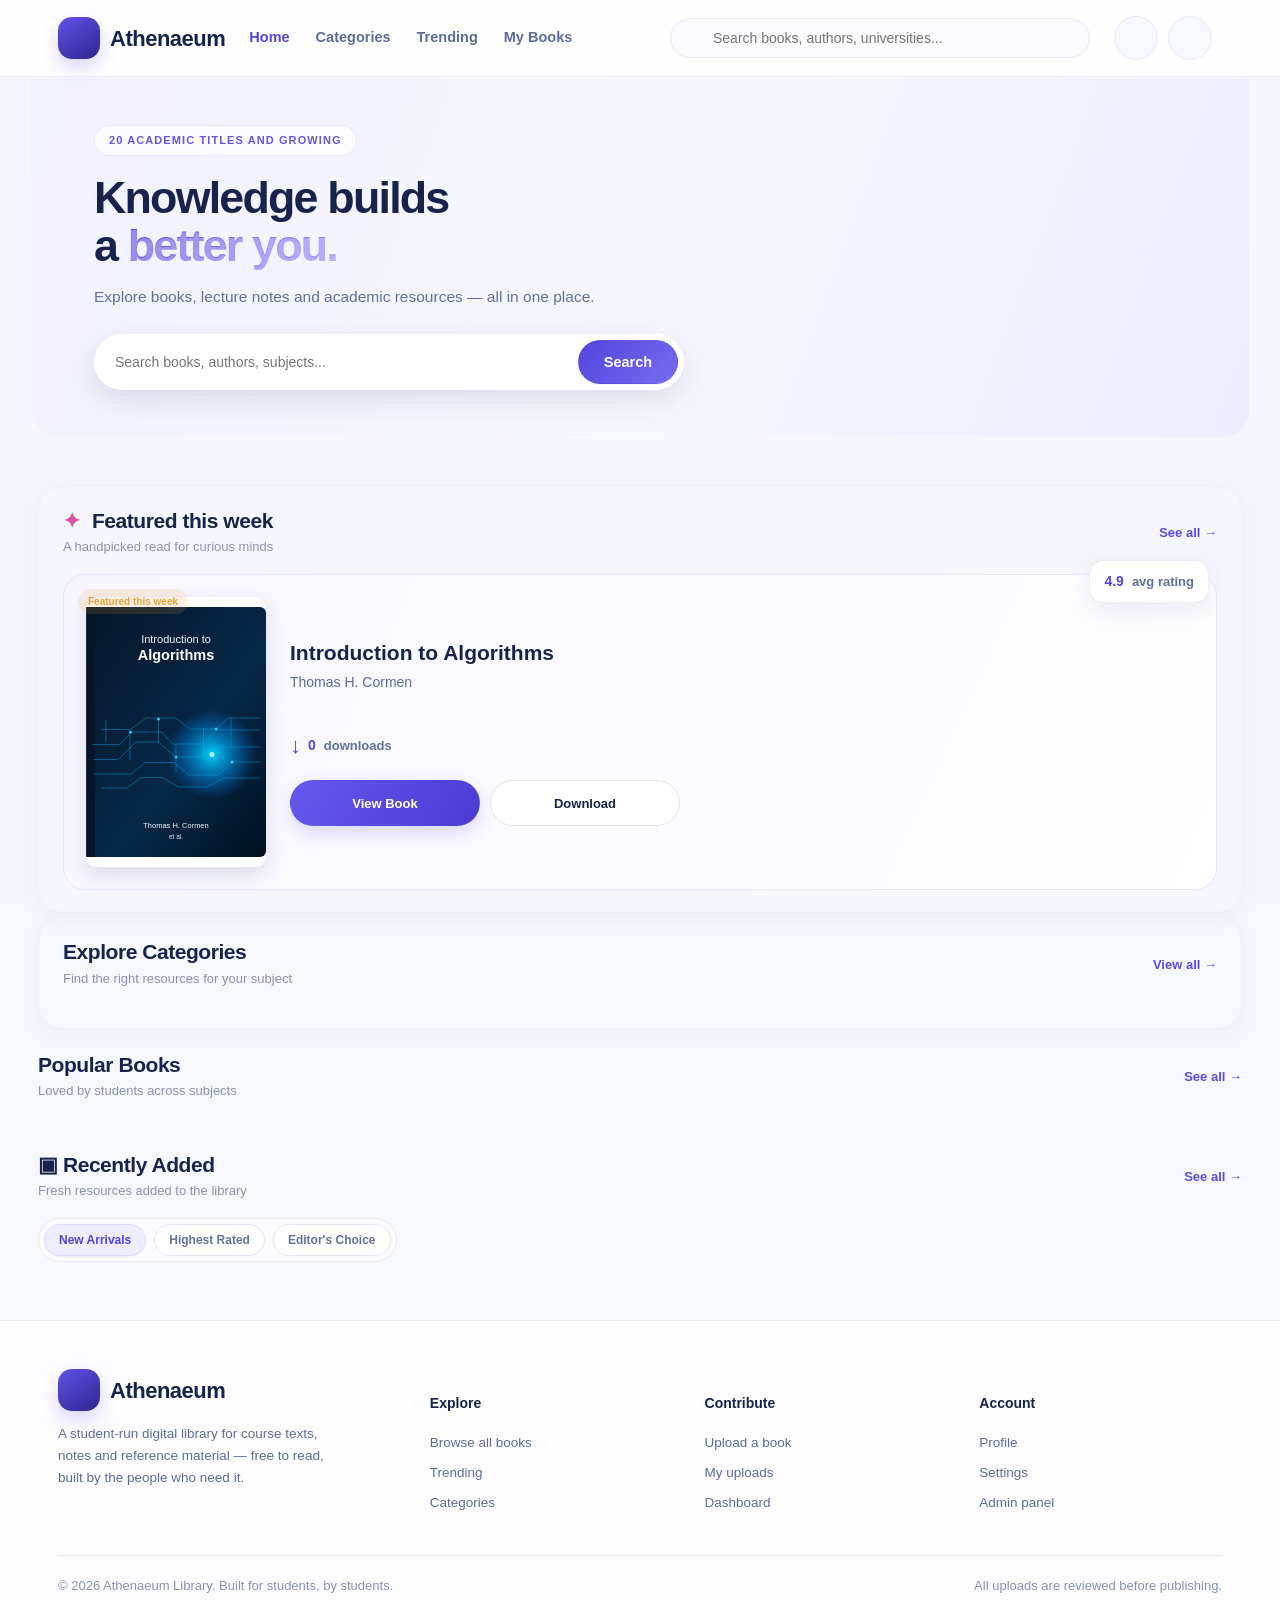
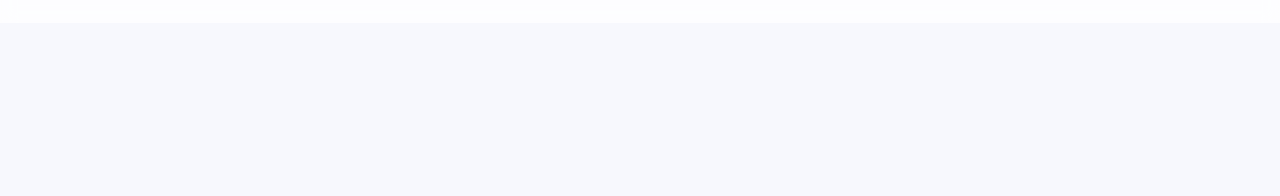
<file: index.html>
<!DOCTYPE html>
<html lang="en">
<head>
    <meta charset="UTF-8">
    <meta name="viewport" content="width=device-width, initial-scale=1.0">
    <title>eLibrary</title>
    <meta http-equiv="refresh" content="0; url=elibrary/index.html">
</head>
<body>
    <p>Opening eLibrary...</p>
    <a href="elibrary/index.html">Open eLibrary</a>
</body>
</html>
</file>
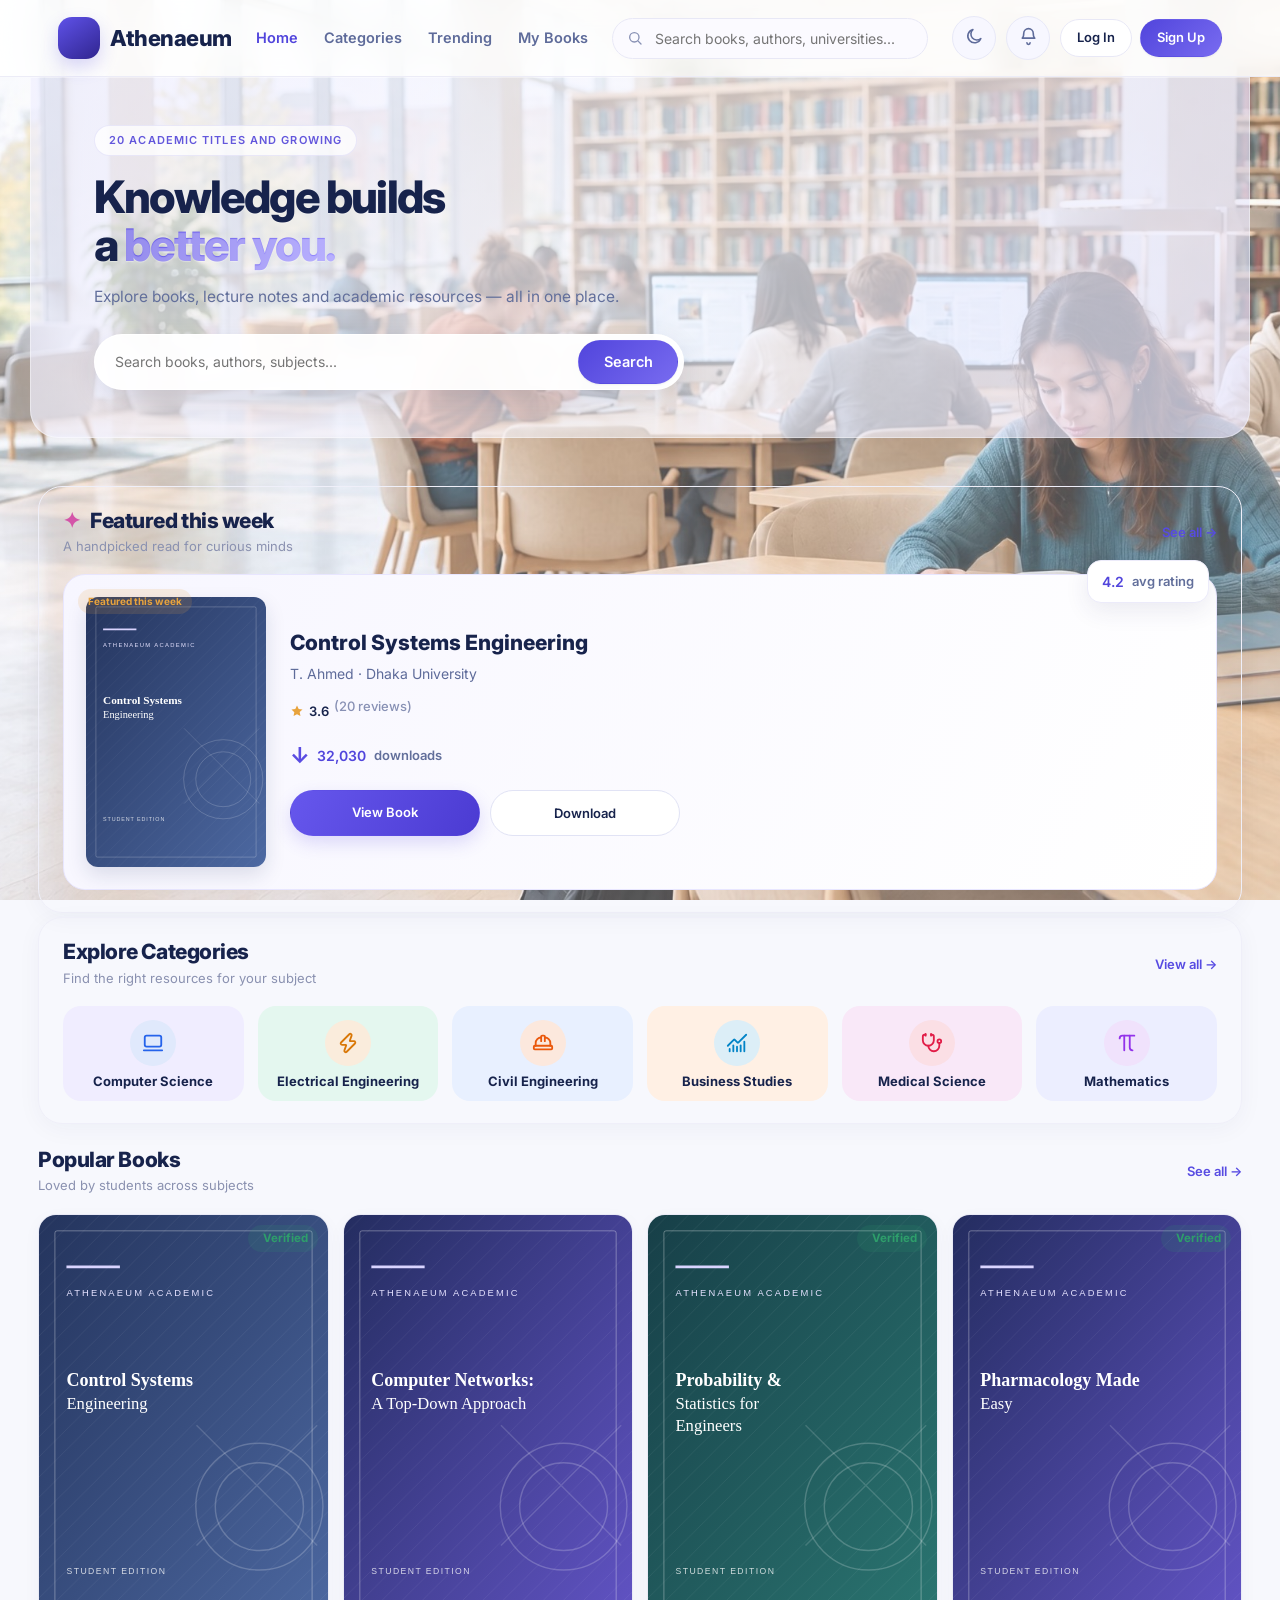
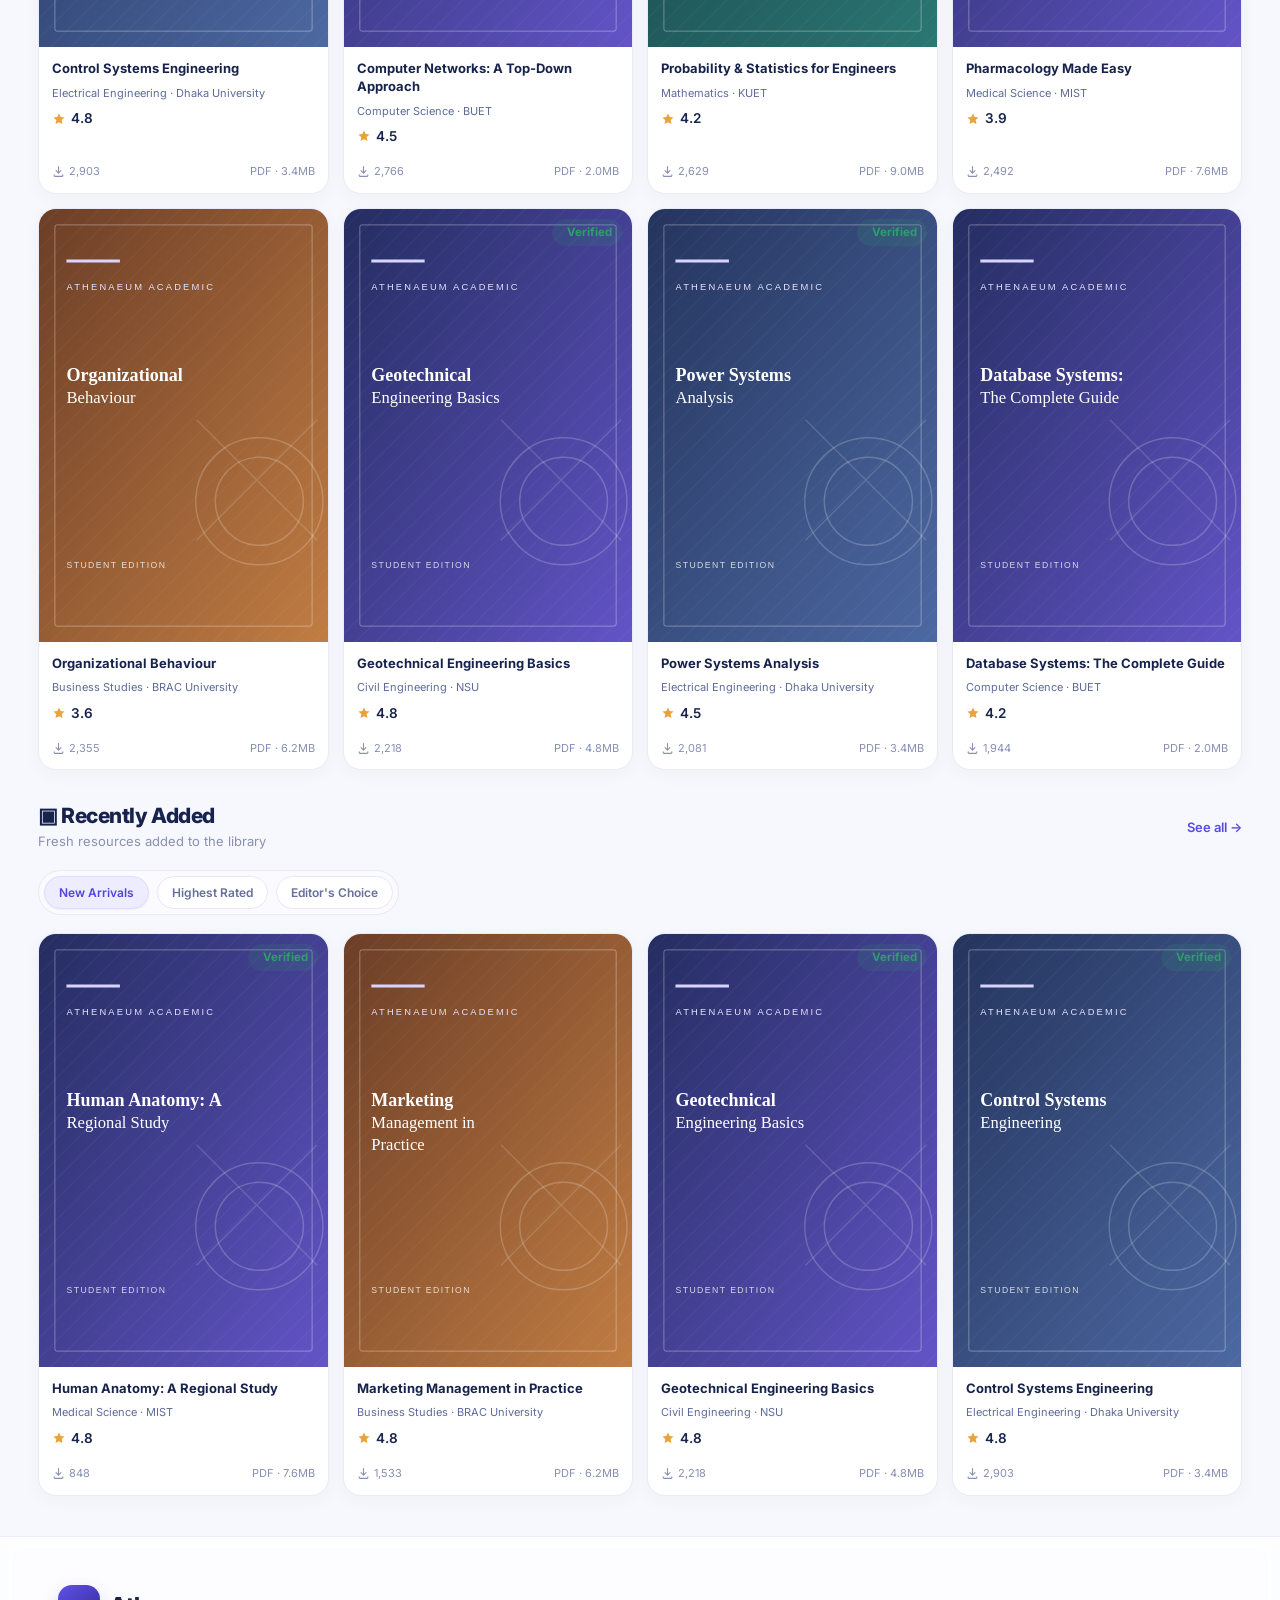
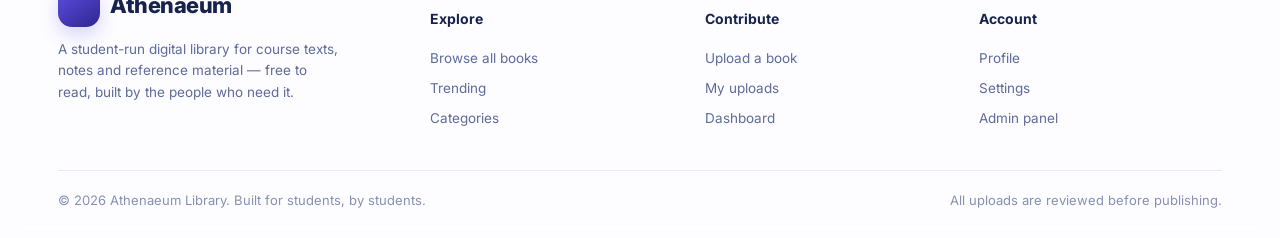
<file: elibrary/index.html>
<!DOCTYPE html>
<html lang="en">
<head>
<meta charset="UTF-8">
<meta name="viewport" content="width=device-width, initial-scale=1">
<title>Athenaeum — Discover Your Next Book</title>
<link rel="icon" href="data:image/svg+xml,<svg xmlns=%22http://www.w3.org/2000/svg%22 viewBox=%220 0 100 100%22><text y=%22.9em%22 font-size=%2290%22>📚</text></svg>">
<link rel="stylesheet" href="css/style.css?v=20261020-3">
</head>
<body data-theme="light" class="has-bottom-nav">

<header class="navbar">
  <div class="container navbar-inner">
    <a href="index.html" class="logo">
      <span class="logo-mark"></span> Athenaeum
    </a>
    <nav class="nav-links">
      <a href="index.html" class="active">Home</a>
      <a href="search.html">Categories</a>
      <a href="search.html?sort=trending">Trending</a>
      <a href="my-books.html">My Books</a>
    </nav>
    <div class="nav-search">
      <span></span>
      <input id="navSearchInput" type="text" placeholder="Search books, authors, universities...">
      <div class="search-suggest" id="navSuggest"></div>
    </div>
    <div class="nav-actions">
      <button class="icon-btn theme-toggle" title="Toggle dark mode"><span class="theme-toggle-icon"></span></button>
      <div style="position:relative;">
        <button class="icon-btn" id="notifBtn"><span class="notif-dot" id="notifDot" style="display:none"></span><span></span></button>
        <div class="dropdown-panel" id="notifPanel">
          <div class="dropdown-head">Notifications</div>
          <div class="dropdown-list" id="notifList"></div>
        </div>
      </div>
      <div id="navAuthArea" style="position:relative;"></div>
      <button class="icon-btn mobile-toggle"><span></span></button>
    </div>
  </div>
</header>

<section class="hero ath-hero">
  <div class="container ath-hero-inner">
    <div class="ath-hero-copy">
      <span class="hero-eyebrow">20 ACADEMIC TITLES AND GROWING</span>
      <h1>Knowledge builds<br> a <span class="accent">better you.</span></h1>
      <p class="lede">Explore books, lecture notes and academic resources — all in one place.</p>
      <form class="hero-search" id="heroSearchForm">
        <input type="text" id="heroSearchInput" placeholder="Search books, authors, subjects..." aria-label="Search books">
        <button class="btn btn-primary" type="submit">Search</button>
      </form>
    </div>
  </div>
</section>

<main class="container ath-main">
  <section class="section ath-featured" id="featured">
    <div class="section-head"><div><h2><span class="section-spark">✦</span> Featured this week</h2><div class="section-sub">A handpicked read for curious minds</div></div><a class="view-all" href="search.html?sort=trending">See all →</a></div>
    <div class="featured-wrap">
      <div class="featured-card">
        <span class="badge badge-featured">Featured this week</span>
        <div class="cover-box featured-cover-box"><img class="featured-cover cover-img" src="assets/featured-algorithms.svg" alt="Featured book cover"></div>
        <div class="featured-info">
          <h3>Introduction to Algorithms</h3>
          <div class="meta">Thomas H. Cormen</div>
          <div class="rating" id="featRating" style="margin-top:8px;"></div>
          <div class="featured-stats"><span class="featured-download-icon">↓</span><span class="floating-chip c2"><span class="num">0</span> downloads</span></div>
          <div class="featured-actions">
            <a class="btn btn-primary" href="book-details.html?id=b0">View Book</a>
            <button class="btn btn-secondary" type="button">Download</button>
          </div>
        </div>
      </div>
      <div class="floating-chip c1"><span class="num">4.9</span> avg rating</div>
    </div>
  </section>

  <section class="section ath-categories" id="categories">
    <div class="section-head"><div><h2>Explore Categories</h2><div class="section-sub">Find the right resources for your subject</div></div><a class="view-all" href="search.html">View all →</a></div>
    <div class="cat-grid" id="catGrid"></div>
    <div class="cat-toggle-wrap" id="catToggleWrap" hidden>
      <button type="button" class="btn btn-secondary cat-toggle-btn" id="catToggleBtn" aria-expanded="false" aria-controls="catGrid">View All</button>
    </div>
  </section>

  <section class="section ath-books" id="most-downloaded">
    <div class="section-head"><div><h2>Popular Books</h2><div class="section-sub">Loved by students across subjects</div></div><a class="view-all" href="search.html?sort=downloads">See all →</a></div>
    <div class="book-grid" id="downloadGrid"></div>
  </section>

  <section class="section ath-books" id="collections">
    <div class="section-head"><div><h2><span class="recent-book-icon">▣</span> Recently Added</h2><div class="section-sub">Fresh resources added to the library</div></div><a class="view-all" href="search.html?sort=newest">See all →</a></div>
    <div class="pill-tabs" id="collectionTabs">
      <button class="active" data-tab="new">New Arrivals</button>
      <button data-tab="rated">Highest Rated</button>
      <button data-tab="editors">Editor's Choice</button>
    </div>
    <div class="book-grid" id="collectionGrid" style="margin-top:18px;"></div>
  </section>
</main>

<footer class="site-footer">
  <div class="container">
    <div class="footer-grid">
      <div>
        <div class="logo" style="margin-bottom:12px;"><span class="logo-mark"></span> Athenaeum</div>
        <p style="color:var(--ink-soft); font-size:13.5px; max-width:280px; line-height:1.6;">A student-run digital library for course texts, notes and reference material — free to read, built by the people who need it.</p>
      </div>
      <div>
        <h5>Explore</h5>
        <a href="search.html">Browse all books</a>
        <a href="search.html?sort=trending">Trending</a>
        <a href="index.html#categories">Categories</a>
      </div>
      <div>
        <h5>Contribute</h5>
        <a href="upload.html">Upload a book</a>
        <a href="my-books.html">My uploads</a>
        <a href="dashboard.html">Dashboard</a>
      </div>
      <div>
        <h5>Account</h5>
        <a href="dashboard.html?tab=profile">Profile</a>
        <a href="dashboard.html?tab=settings">Settings</a>
        <a href="admin.html">Admin panel</a>
      </div>
    </div>
    <div class="footer-bottom">
      <span>© 2026 Athenaeum Library. Built for students, by students.</span>
      <span>All uploads are reviewed before publishing.</span>
    </div>
  </div>
</footer>

<nav class="bottom-nav">
  <a href="index.html" data-icon="home" class="active">Home</a>
  <a href="search.html" data-icon="search">Search</a>
  <a href="upload.html" data-icon="upload">Upload</a>
  <a href="my-books.html" data-icon="book">My Books</a>
  <a href="dashboard.html" data-icon="user">Profile</a>
</nav>

<script src="js/icons.js"></script>
<script src="js/department-icons.js"></script>
<script src="js/supabase.js"></script>
<script src="js/data.js"></script>
<script src="js/files.js"></script>
<script src="js/covers.js"></script>
<script src="js/auth.js"></script>
<script src="js/supabase-auth.js?v=2"></script>
<script src="js/components.js"></script>
<script src="js/main.js"></script>
<script src="js/home.js"></script>
</body>
</html>
</file>
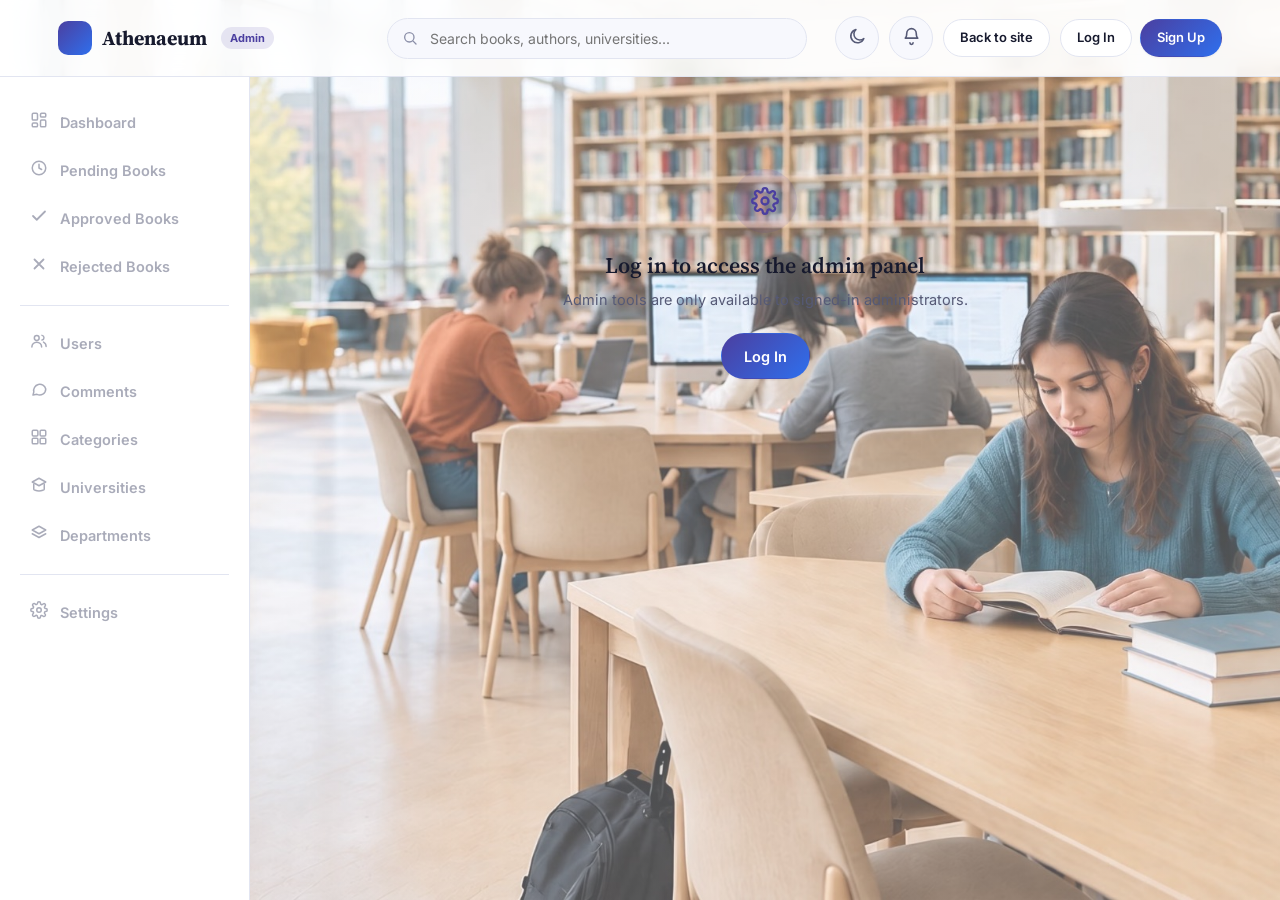
<file: elibrary/admin.html>
<!DOCTYPE html>
<html lang="en">
<head>
<meta charset="UTF-8">
<meta name="viewport" content="width=device-width, initial-scale=1">
<title>Admin Dashboard — Athenaeum</title>
<link rel="icon" href="data:image/svg+xml,<svg xmlns=%22http://www.w3.org/2000/svg%22 viewBox=%220 0 100 100%22><text y=%22.9em%22 font-size=%2290%22>📚</text></svg>">
<link rel="stylesheet" href="css/style.css?v=20261020-3">
</head>
<body data-theme="light">

<header class="navbar">
  <div class="container navbar-inner">
    <a href="index.html" class="logo"><span class="logo-mark"></span> Athenaeum <span style="font-size:11px; font-family:var(--font-ui); font-weight:700; color:var(--indigo); background:color-mix(in srgb, var(--indigo) 12%, transparent); padding:3px 9px; border-radius:99px; margin-left:4px;">Admin</span></a>
    <div class="nav-search"><span></span><input id="navSearchInput" type="text" placeholder="Search books, authors, universities..."><div class="search-suggest" id="navSuggest"></div></div>
    <div class="nav-actions">
      <button class="icon-btn theme-toggle"><span class="theme-toggle-icon"></span></button>
      <div style="position:relative;">
        <button class="icon-btn" id="notifBtn"><span class="notif-dot" id="notifDot" style="display:none"></span><span></span></button>
        <div class="dropdown-panel" id="notifPanel"><div class="dropdown-head">Notifications</div><div class="dropdown-list" id="notifList"></div></div>
      </div>
      <a href="index.html" class="btn btn-secondary btn-sm">Back to site</a>
      <div id="navAuthArea" style="position:relative;"></div>
      <button class="icon-btn mobile-toggle" id="sidebarToggle"><span></span></button>
    </div>
  </div>
</header>

<div class="app-shell">
  <aside class="app-sidebar" id="appSidebar">
    <a class="side-link" data-tab="overview" href="#overview"><span></span> Dashboard</a>
    <a class="side-link" data-tab="pending" href="#pending"><span></span> Pending Books</a>
    <a class="side-link" data-tab="approved" href="#approved"><span></span> Approved Books</a>
    <a class="side-link" data-tab="rejected" href="#rejected"><span></span> Rejected Books</a>
    <div class="side-divider"></div>
    <a class="side-link" data-tab="users" href="#users"><span></span> Users</a>
    <a class="side-link" data-tab="comments" href="#comments"><span></span> Comments</a>
    <a class="side-link" data-tab="categories" href="#categories"><span></span> Categories</a>
    <a class="side-link" data-tab="universities" href="#universities"><span></span> Universities</a>
    <a class="side-link" data-tab="departments" href="#departments"><span></span> Departments</a>
    <div class="side-divider"></div>
    <a class="side-link" data-tab="settings" href="#settings"><span></span> Settings</a>
    <div class="side-divider side-extra"></div>
    <a class="side-link side-extra" href="index.html">← Back to site</a>
  </aside>

  <main class="app-main" id="appMain"></main>
</div>

<script src="js/icons.js"></script>
<script src="js/department-icons.js"></script>
<script src="js/supabase.js"></script>
<script src="js/data.js"></script>
<script src="js/files.js"></script>
<script src="js/covers.js"></script>
<script src="js/auth.js"></script>
<script src="js/supabase-auth.js?v=2"></script>
<script src="js/components.js"></script>
<script src="js/main.js"></script>
<script src="js/admin.js"></script>
</body>
</html>
</file>
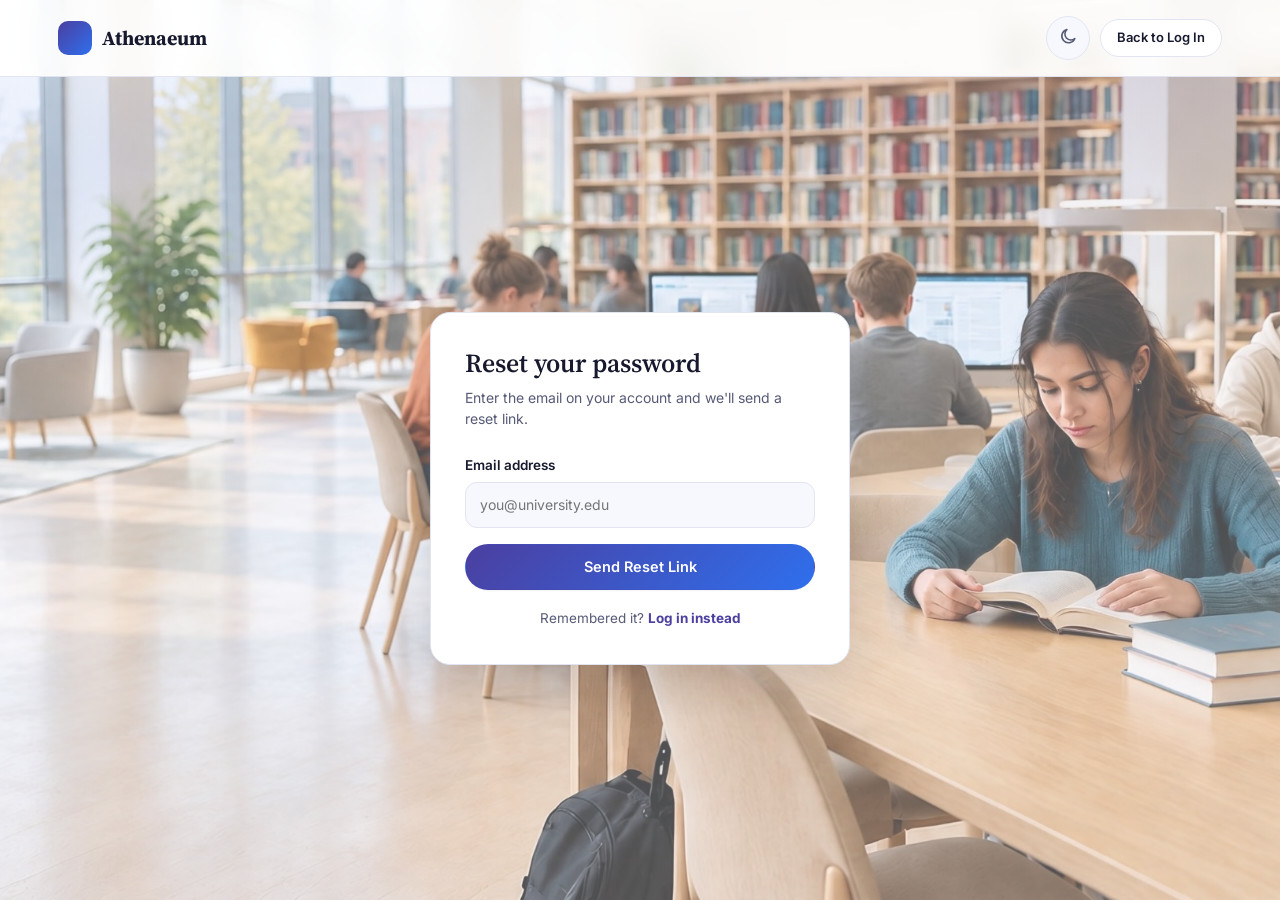
<file: elibrary/forgot-password.html>
<!DOCTYPE html>
<html lang="en">
<head>
<meta charset="UTF-8">
<meta name="viewport" content="width=device-width, initial-scale=1">
<title>Reset Password — Athenaeum</title>
<link rel="icon" href="data:image/svg+xml,<svg xmlns=%22http://www.w3.org/2000/svg%22 viewBox=%220 0 100 100%22><text y=%22.9em%22 font-size=%2290%22>📚</text></svg>">
<link rel="stylesheet" href="css/style.css?v=20261020-3">
</head>
<body data-theme="light">

<header class="navbar">
  <div class="container navbar-inner">
    <a href="index.html" class="logo"><span class="logo-mark"></span> Athenaeum</a>
    <div class="nav-actions" style="margin-left:auto;">
      <button class="icon-btn theme-toggle"><span class="theme-toggle-icon"></span></button>
      <a href="login.html" class="btn btn-secondary btn-sm">Back to Log In</a>
    </div>
  </div>
</header>

<main class="auth-shell" style="grid-template-columns:1fr;">
  <div class="auth-form-side">
    <div class="auth-card">
      <h1>Reset your password</h1>
      <div class="sub">Enter the email on your account and we'll send a reset link.</div>

      <div class="form-banner" id="formBanner"></div>

      <form id="forgotForm" novalidate>
        <div class="field">
          <label>Email address</label>
          <input type="email" id="forgotEmail" placeholder="you@university.edu" required>
        </div>
        <button class="btn btn-primary btn-block" type="submit">Send Reset Link</button>
      </form>

      <div class="auth-foot">Remembered it? <a href="login.html">Log in instead</a></div>
    </div>
  </div>
</main>

<script src="js/icons.js"></script>
<script src="js/supabase.js"></script>
<script src="js/data.js"></script>
<script src="js/auth.js"></script>
<script src="js/supabase-auth.js?v=2"></script>
<script src="js/components.js"></script>
<script src="js/main.js"></script>
<script src="js/forgot-password.js"></script>
</body>
</html>
</file>
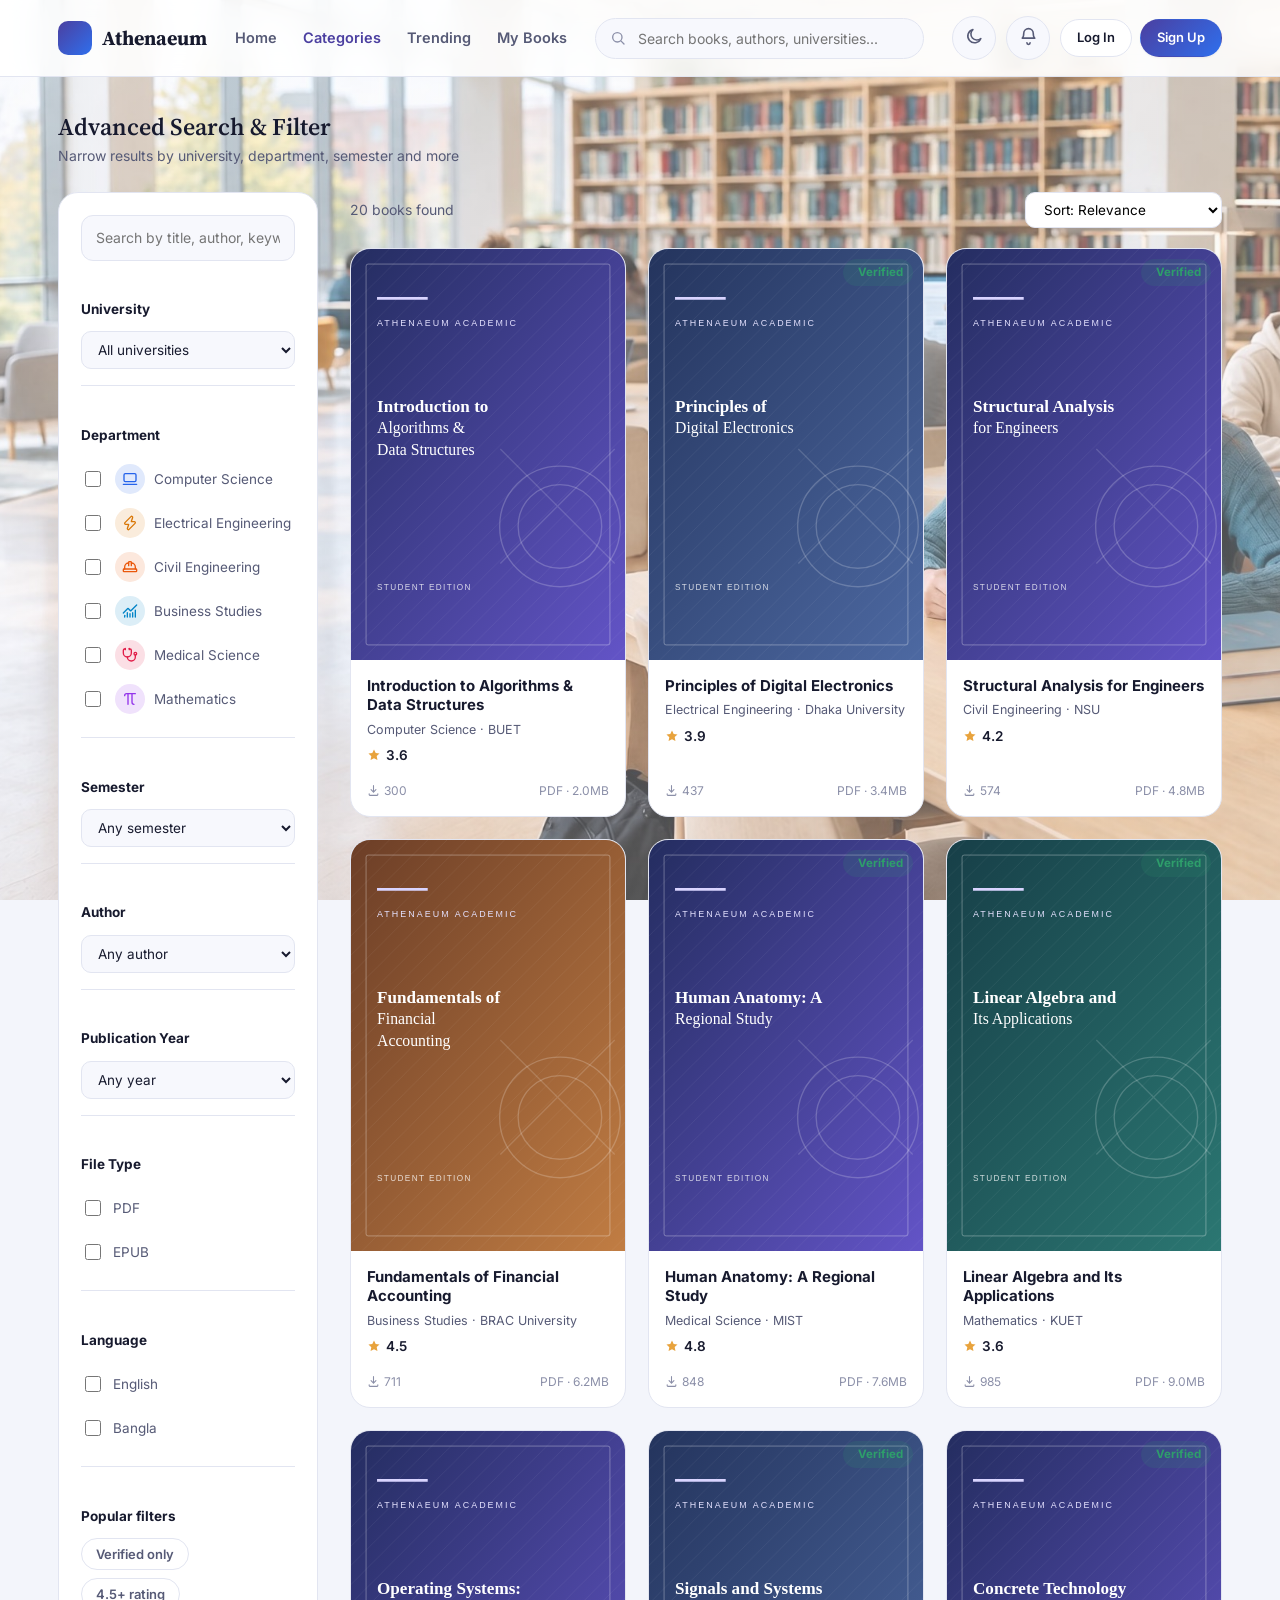
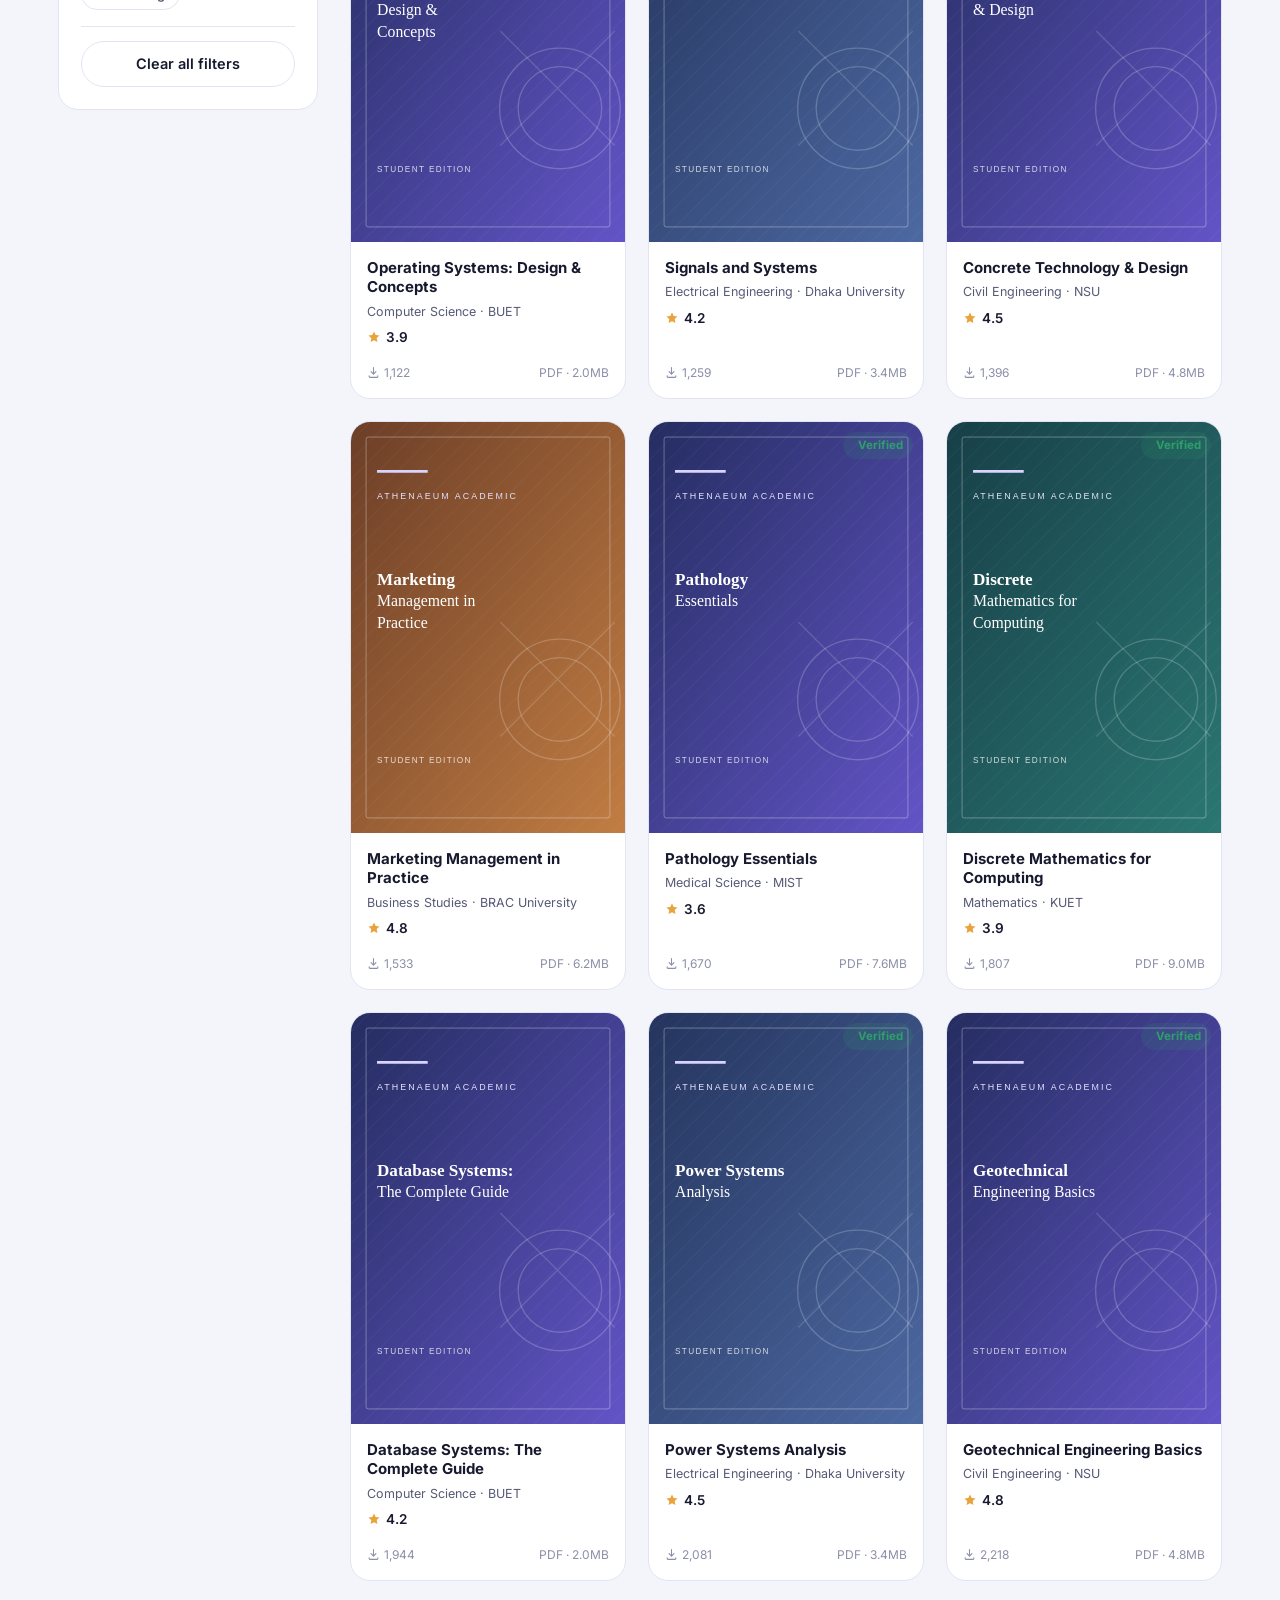
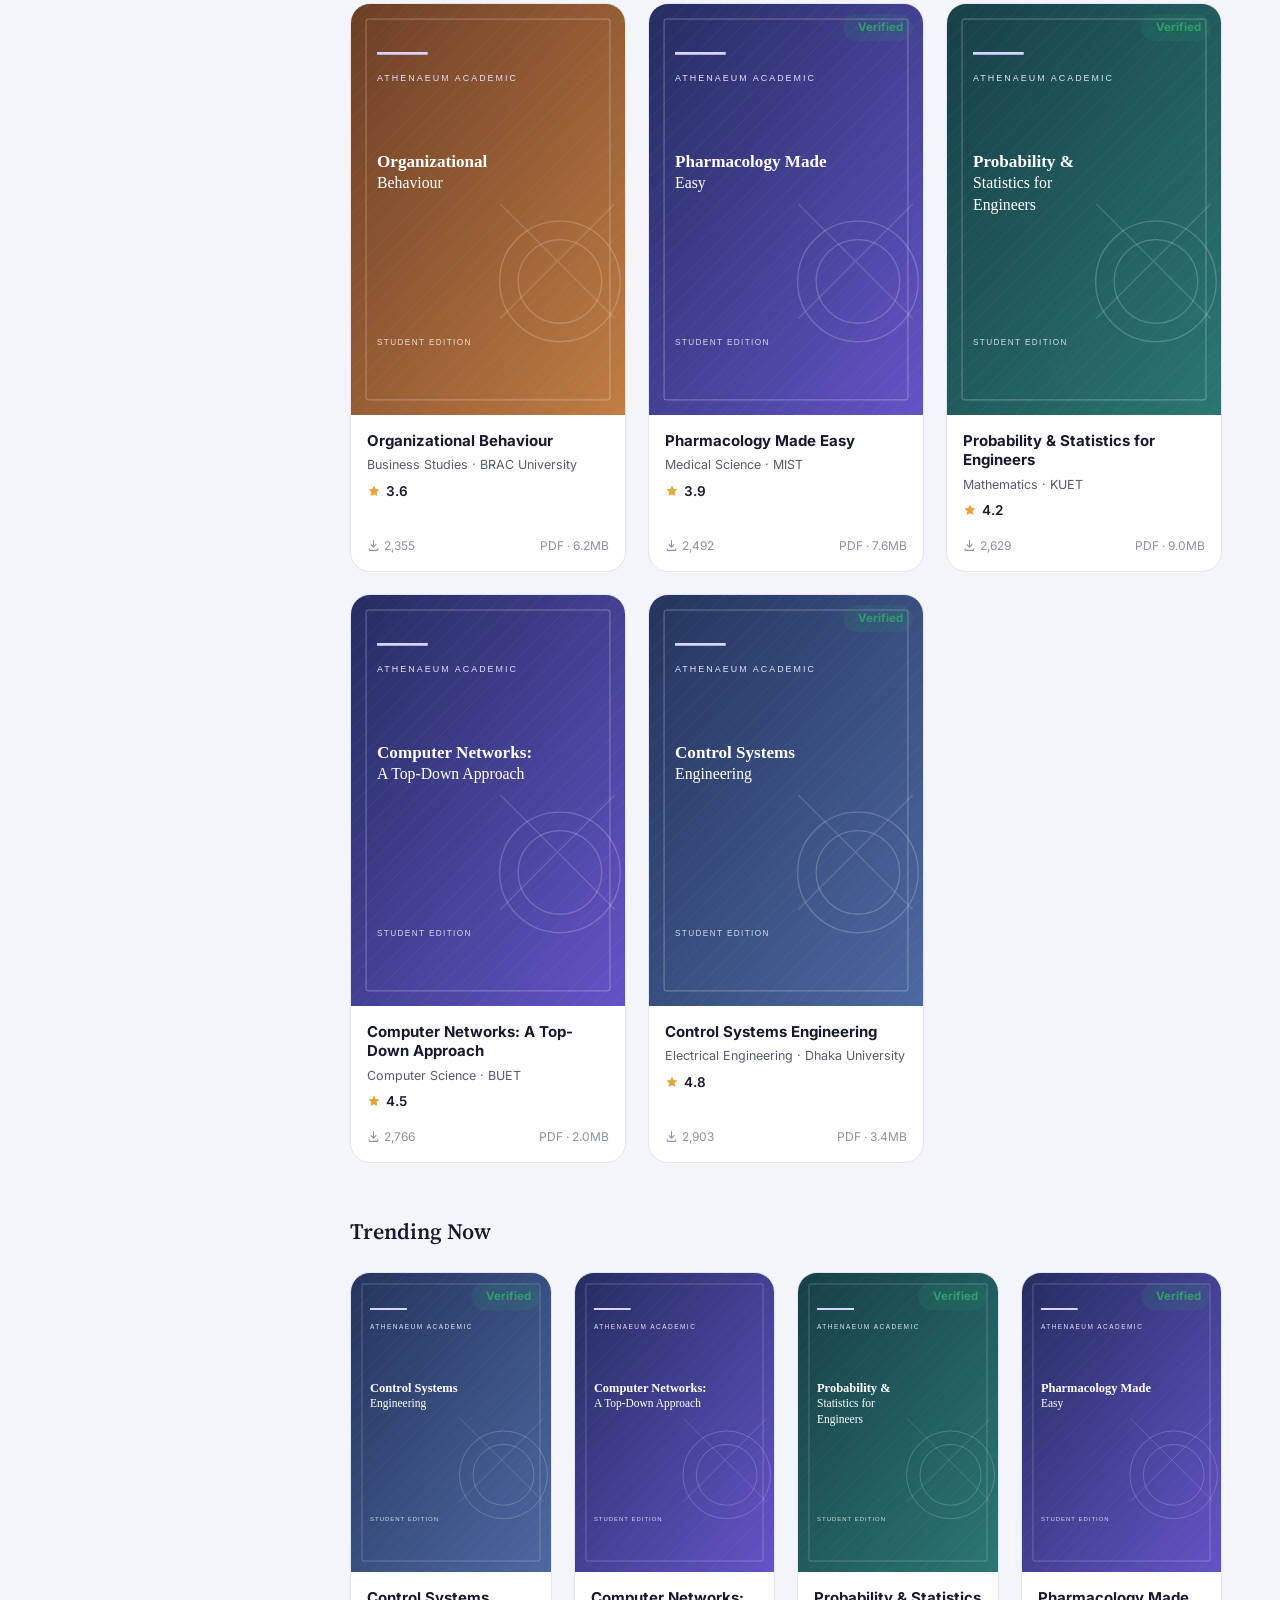
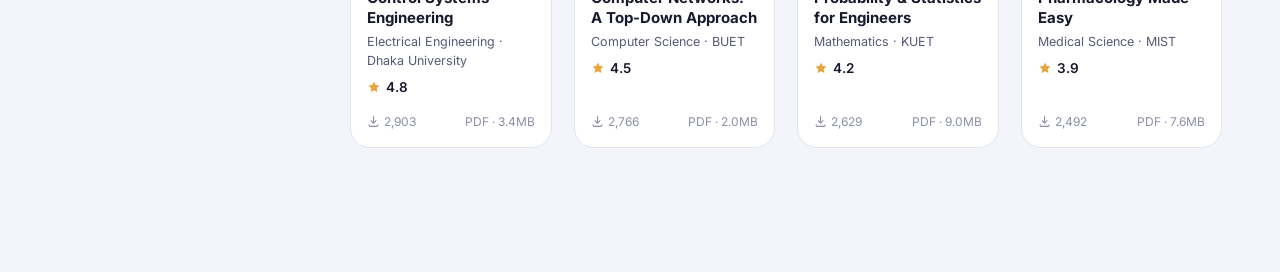
<file: elibrary/search.html>
<!DOCTYPE html>
<html lang="en">
<head>
<meta charset="UTF-8">
<meta name="viewport" content="width=device-width, initial-scale=1">
<title>Search & Filter — Athenaeum</title>
<link rel="icon" href="data:image/svg+xml,<svg xmlns=%22http://www.w3.org/2000/svg%22 viewBox=%220 0 100 100%22><text y=%22.9em%22 font-size=%2290%22>📚</text></svg>">
<link rel="stylesheet" href="css/style.css?v=20261020-3">
</head>
<body data-theme="light" class="has-bottom-nav">

<header class="navbar">
  <div class="container navbar-inner">
    <a href="index.html" class="logo"><span class="logo-mark"></span> Athenaeum</a>
    <nav class="nav-links">
      <a href="index.html">Home</a>
      <a href="search.html" class="active">Categories</a>
      <a href="search.html?sort=trending">Trending</a>
      <a href="my-books.html">My Books</a>
    </nav>
    <div class="nav-search">
      <span></span>
      <input id="navSearchInput" type="text" placeholder="Search books, authors, universities...">
      <div class="search-suggest" id="navSuggest"></div>
    </div>
    <div class="nav-actions">
      <button class="icon-btn theme-toggle"><span class="theme-toggle-icon"></span></button>
      <div style="position:relative;">
        <button class="icon-btn" id="notifBtn"><span class="notif-dot" id="notifDot" style="display:none"></span><span></span></button>
        <div class="dropdown-panel" id="notifPanel"><div class="dropdown-head">Notifications</div><div class="dropdown-list" id="notifList"></div></div>
      </div>
      <div id="navAuthArea" style="position:relative;"></div>
      <button class="icon-btn mobile-toggle"><span></span></button>
    </div>
  </div>
</header>

<main class="container" style="padding-top:36px; padding-bottom:60px;">
  <div class="page-head">
    <div>
      <h2>Advanced Search & Filter</h2>
      <div class="sub">Narrow results by university, department, semester and more</div>
    </div>
  </div>

  <div class="search-layout">
    <aside class="filter-panel" id="filterPanel">
      <div class="field" style="margin-bottom:0;">
        <input type="text" id="mainSearchInput" placeholder="Search by title, author, keyword...">
      </div>
      <button type="button" class="btn btn-secondary btn-block filter-toggle" id="filterToggle" aria-expanded="false" aria-controls="filterBody">Filters</button>
      <div class="filter-body" id="filterBody">

      <div class="filter-group">
        <h5>University</h5>
        <select id="fUniversity">
          <option value="">All universities</option>
        </select>
      </div>

      <div class="filter-group">
        <h5>Department</h5>
        <div id="fDepartment"></div>
      </div>

      <div class="filter-group">
        <h5>Semester</h5>
        <select id="fSemester">
          <option value="">Any semester</option>
          <option>1st–2nd</option>
          <option>3rd–4th</option>
          <option>5th–6th</option>
          <option>7th–8th</option>
        </select>
      </div>

      <div class="filter-group">
        <h5>Author</h5>
        <select id="fAuthor"><option value="">Any author</option></select>
      </div>

      <div class="filter-group">
        <h5>Publication Year</h5>
        <select id="fYear"><option value="">Any year</option></select>
      </div>

      <div class="filter-group">
        <h5>File Type</h5>
        <label class="check-row"><input type="checkbox" value="PDF" class="fFileType"> PDF</label>
        <label class="check-row"><input type="checkbox" value="EPUB" class="fFileType"> EPUB</label>
      </div>

      <div class="filter-group">
        <h5>Language</h5>
        <label class="check-row"><input type="checkbox" value="English" class="fLang"> English</label>
        <label class="check-row"><input type="checkbox" value="Bangla" class="fLang"> Bangla</label>
      </div>

      <div class="filter-group">
        <h5>Popular filters</h5>
        <div class="chip-row">
          <button class="tag-chip" data-quick="verified">Verified only</button>
          <button class="tag-chip" data-quick="highrated">4.5+ rating</button>
        </div>
      </div>

      <button class="btn btn-secondary btn-block" id="clearFilters" style="margin-top:14px;">Clear all filters</button>
      </div>
    </aside>

    <section>
      <div class="results-head">
        <div class="results-count" id="resultsCount">Loading…</div>
        <select class="sort-select" id="sortSelect">
          <option value="relevance">Sort: Relevance</option>
          <option value="downloads">Sort: Most downloaded</option>
          <option value="rating">Sort: Highest rated</option>
          <option value="newest">Sort: Newest</option>
        </select>
      </div>
      <div class="book-grid-3" id="resultsGrid"></div>

      <div class="section" style="padding-top:56px;">
        <div class="section-head"><h2 style="font-size:22px;">Trending Now</h2></div>
        <div class="book-grid" id="trendingGrid"></div>
      </div>
    </section>
  </div>
</main>

<nav class="bottom-nav">
  <a href="index.html" data-icon="home">Home</a>
  <a href="search.html" data-icon="search" class="active">Search</a>
  <a href="upload.html" data-icon="upload">Upload</a>
  <a href="my-books.html" data-icon="book">My Books</a>
  <a href="dashboard.html" data-icon="user">Profile</a>
</nav>

<script src="js/icons.js"></script>
<script src="js/department-icons.js"></script>
<script src="js/supabase.js"></script>
<script src="js/data.js"></script>
<script src="js/files.js"></script>
<script src="js/covers.js"></script>
<script src="js/auth.js"></script>
<script src="js/supabase-auth.js?v=2"></script>
<script src="js/components.js"></script>
<script src="js/main.js"></script>
<script src="js/search.js"></script>
</body>
</html>
</file>
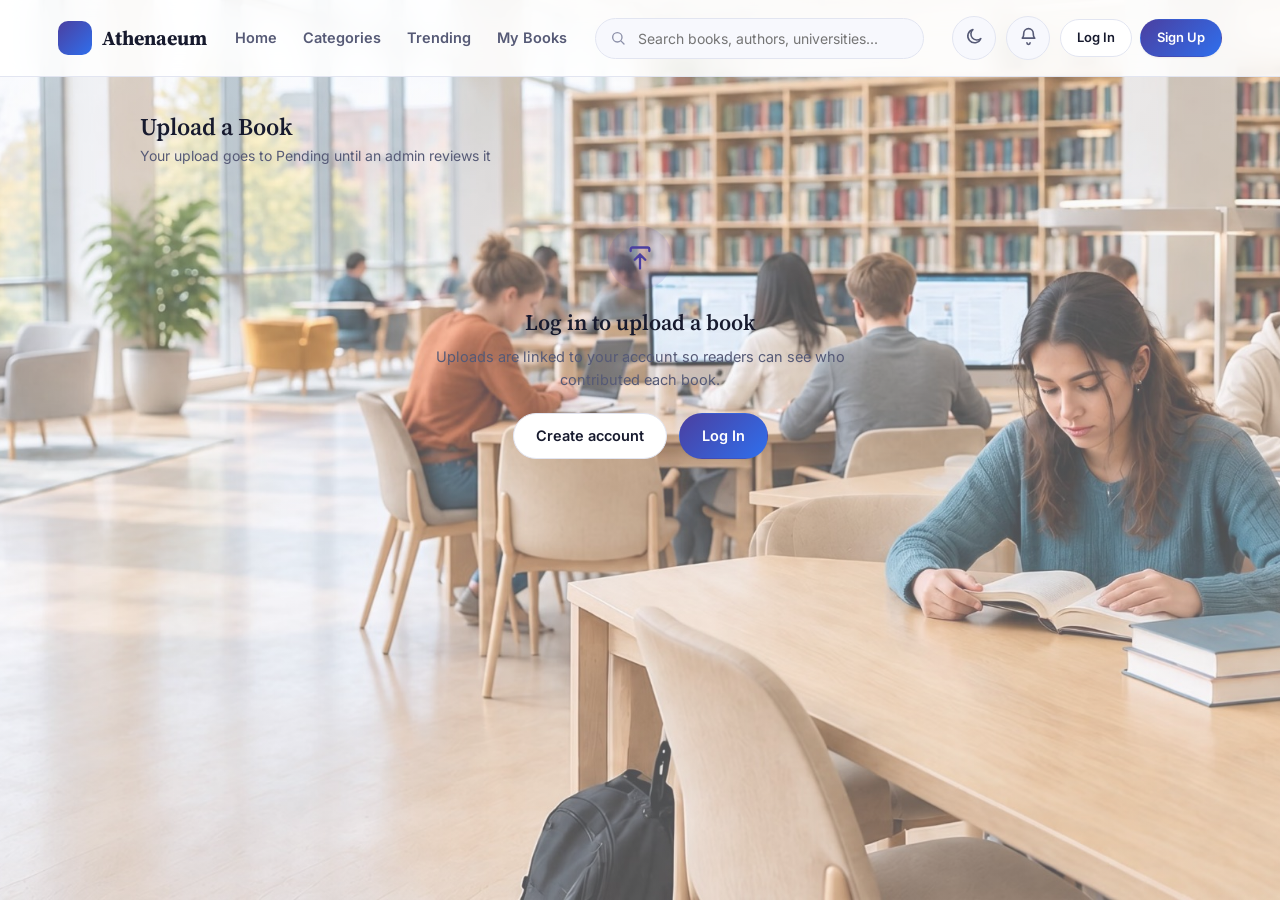
<file: elibrary/upload.html>
<!DOCTYPE html>
<html lang="en">
<head>
<meta charset="UTF-8">
<meta name="viewport" content="width=device-width, initial-scale=1">
<title>Upload a Book — Athenaeum</title>
<link rel="icon" href="data:image/svg+xml,<svg xmlns=%22http://www.w3.org/2000/svg%22 viewBox=%220 0 100 100%22><text y=%22.9em%22 font-size=%2290%22>📚</text></svg>">
<link rel="stylesheet" href="css/style.css?v=20261020-3">
</head>
<body data-theme="light" class="has-bottom-nav">

<header class="navbar">
  <div class="container navbar-inner">
    <a href="index.html" class="logo"><span class="logo-mark"></span> Athenaeum</a>
    <nav class="nav-links">
      <a href="index.html">Home</a>
      <a href="search.html">Categories</a>
      <a href="search.html?sort=trending">Trending</a>
      <a href="my-books.html">My Books</a>
    </nav>
    <div class="nav-search"><span></span><input id="navSearchInput" type="text" placeholder="Search books, authors, universities..."><div class="search-suggest" id="navSuggest"></div></div>
    <div class="nav-actions">
      <button class="icon-btn theme-toggle"><span class="theme-toggle-icon"></span></button>
      <div style="position:relative;">
        <button class="icon-btn" id="notifBtn"><span class="notif-dot" id="notifDot" style="display:none"></span><span></span></button>
        <div class="dropdown-panel" id="notifPanel"><div class="dropdown-head">Notifications</div><div class="dropdown-list" id="notifList"></div></div>
      </div>
      <div id="navAuthArea" style="position:relative;"></div>
      <button class="icon-btn mobile-toggle"><span></span></button>
    </div>
  </div>
</header>

<main class="container" style="padding-top:36px; padding-bottom:70px;">
  <div class="page-head" style="max-width:1000px; margin:0 auto 26px;">
    <div><h2>Upload a Book</h2><div class="sub">Your upload goes to Pending until an admin reviews it</div></div>
  </div>

  <form id="uploadForm" class="upload-layout">
    <div>
      <div class="field">
        <label>Book cover image <span style="font-weight:500; color:var(--ink-faint);">(optional)</span></label>
        <div class="dropzone" id="coverDropzone">
          <span id="coverIcon"></span>
          <p>Drag & drop a cover image, or <span class="link">browse</span></p>
          <input type="file" id="coverInput" accept="image/jpeg,image/png,image/webp,image/gif" style="display:none;">
        </div>
        <p class="cover-meta" style="margin-top:8px;">JPG, PNG or WebP. Skip it and the first page of your PDF becomes the cover automatically.</p>
        <div class="cover-box cover-box--preview" id="coverPreviewBox" hidden><img class="cover-img" id="coverPreview" alt="Cover preview"></div>
        <p class="cover-meta" id="coverPreviewNote" style="margin-top:8px;"></p>
        <button type="button" class="btn btn-secondary btn-sm" id="coverRemoveBtn" style="display:none; margin-top:6px;">Remove custom cover</button>
      </div>
      <div class="field">
        <label>Book PDF / EPUB</label>
        <div class="dropzone" id="pdfDropzone">
          <span id="pdfIcon"></span>
          <p>Drag & drop your file, or <span class="link">browse</span></p>
          <input type="file" id="pdfInput" accept=".pdf,.epub" style="display:none;">
        </div>
        <p id="pdfFileName" style="font-size:13px; color:var(--ink-soft); margin-top:8px;"></p>
      </div>
    </div>

    <div>
      <div class="field"><label>Title</label><input type="text" id="fTitle" required maxlength="150" placeholder="e.g. Introduction to Algorithms"></div>
      <div class="field-row">
        <div class="field"><label>Author</label><input type="text" id="fAuthor" required maxlength="100" placeholder="Author name"></div>
        <div class="field"><label>Category</label>
          <select required id="categorySelect"><option value="">Select category</option></select>
        </div>
      </div>
      <div class="field-row">
        <div class="field"><label>University</label>
          <select required id="universitySelect"><option value="">Select university</option></select>
        </div>
        <div class="field"><label>Department</label><select id="fDepartment"><option value="">Select department</option></select></div>
      </div>
      <div class="field-row">
        <div class="field"><label>Language</label><select id="fLanguage"><option>English</option><option>Bangla</option></select></div>
        <div class="field"><label>Publication Year</label><input type="number" id="fYear" min="1900" max="2026" placeholder="2024"></div>
      </div>
      <div class="field"><label>Description</label><textarea id="fDescription" required maxlength="2000" placeholder="A short description of the book's content and scope..."></textarea></div>
      <button class="btn btn-primary btn-block" type="submit"><span id="submitIcon"></span> Submit for Review</button>
    </div>
  </form>

  <div id="successScreen" style="display:none;">
    <div class="success-screen">
      <div class="success-icon" id="successIcon"></div>
      <h2 style="font-size:24px; margin-bottom:10px;">Upload received</h2>
      <p style="color:var(--ink-soft); font-size:14.5px; line-height:1.6;">Thanks — your book has been added to the review queue. You'll get a notification once an admin has taken a look.</p>
      <div class="timeline">
        <div class="step done"><div class="dot">1</div><span>Submitted</span></div>
        <div class="step"><div class="dot">2</div><span>Under Review</span></div>
        <div class="step"><div class="dot">3</div><span>Approved</span></div>
      </div>
      <div style="display:flex; gap:12px; justify-content:center; margin-top:32px;">
        <a class="btn btn-secondary" href="my-books.html">View My Books</a>
        <a class="btn btn-primary" href="upload.html">Upload Another</a>
      </div>
    </div>
  </div>
</main>

<nav class="bottom-nav">
  <a href="index.html" data-icon="home">Home</a>
  <a href="search.html" data-icon="search">Search</a>
  <a href="upload.html" data-icon="upload" class="active">Upload</a>
  <a href="my-books.html" data-icon="book">My Books</a>
  <a href="dashboard.html" data-icon="user">Profile</a>
</nav>

<script src="js/icons.js"></script>
<script src="js/supabase.js"></script>
<script src="js/data.js"></script>
<script src="js/files.js"></script>
<script src="js/covers.js"></script>
<script src="js/auth.js"></script>
<script src="js/supabase-auth.js?v=2"></script>
<script src="js/components.js"></script>
<script src="js/main.js"></script>
<script src="js/upload.js"></script>
</body>
</html>
</file>
<file: elibrary/css/style.css>
/* ============================================================
   Athenaeum — Modern E-Library
   Design tokens
   ============================================================ */

@import url('https://fonts.googleapis.com/css2?family=Source+Serif+4:opsz,wght@8..60,400;8..60,500;8..60,600;8..60,700&family=Inter:wght@400;500;600;700;800&display=swap');

:root{
  --bg: #F3F5FB;
  --bg-soft: #EAEDF8;
  --surface: #FFFFFF;
  --surface-2: #F7F8FD;
  --border: #E2E5F1;
  --ink: #171A2E;
  --ink-soft: #565A76;
  --ink-faint: #8B8FA8;

  --indigo: #4B3FA0;
  --indigo-ink: #382D82;
  --blue: #2F6FED;
  --amber: #E8A33D;
  --green: #2E9E6B;
  --red: #D64545;

  --grad-hero: radial-gradient(1200px 500px at 85% -10%, rgba(75,63,160,0.14), transparent 60%),
               radial-gradient(800px 400px at 10% 10%, rgba(47,111,237,0.10), transparent 55%);

  --radius: 20px;
  --radius-sm: 12px;

  /* layout / spacing tokens */
  --container-max: 1220px;
  --gutter: 28px;
  --nav-h: 76px;
  --control-h: 46px;
  --control-h-sm: 38px;
  --sp-1: 4px; --sp-2: 8px; --sp-3: 12px; --sp-4: 16px; --sp-5: 24px; --sp-6: 32px; --sp-7: 48px;
  --fs-h1: clamp(2rem, 1.2rem + 3.4vw, 3.25rem);
  --fs-h2: clamp(1.4rem, 1.1rem + 1.2vw, 1.75rem);
  --fs-body: 15px;
  --shadow-sm: 0 1px 2px rgba(23,26,46,0.06);
  --shadow-md: 0 8px 24px rgba(23,26,46,0.08);
  --shadow-lg: 0 20px 48px rgba(23,26,46,0.14);

  --font-display: 'Source Serif 4', Georgia, serif;
  --font-ui: 'Inter', -apple-system, BlinkMacSystemFont, sans-serif;

  color-scheme: light;
}

body[data-theme="dark"]{
  --bg: #0E1024;
  --bg-soft: #13152B;
  --surface: #171A34;
  --surface-2: #1D2040;
  --border: #2A2E52;
  --ink: #ECEDFA;
  --ink-soft: #ABAFD1;
  --ink-faint: #7376A0;

  --indigo: #8B7CF0;
  --indigo-ink: #C6BEFA;
  --blue: #6FA0FF;
  --amber: #F0B95C;
  --green: #4FC98A;
  --red: #F0716A;

  --grad-hero: radial-gradient(1200px 500px at 85% -10%, rgba(139,124,240,0.20), transparent 60%),
               radial-gradient(800px 400px at 10% 10%, rgba(111,160,255,0.14), transparent 55%);

  --shadow-sm: 0 1px 2px rgba(0,0,0,0.3);
  --shadow-md: 0 8px 24px rgba(0,0,0,0.35);
  --shadow-lg: 0 20px 48px rgba(0,0,0,0.5);
  color-scheme: dark;
}

*{ box-sizing: border-box; }
html{ scroll-behavior: smooth; -webkit-text-size-adjust:100%; }
body{
  margin:0;
  font-family: var(--font-ui);
  /* Exact uploaded library photo, with a soft overlay to preserve readability. */
  background-color: var(--bg);
  background-image: linear-gradient(rgba(243,245,251,.78), rgba(243,245,251,.78)), url('../assets/library-background.jpg');
  background-size: cover;
  background-position: center;
  background-repeat: no-repeat;
  background-attachment: fixed;
  color: var(--ink);
  transition: background-color .25s ease, color .25s ease;
  -webkit-font-smoothing: antialiased;
  font-size: var(--fs-body); line-height:1.5; overflow-x:hidden;
}
body[data-theme="dark"]{
  background-image: linear-gradient(rgba(14,16,36,.82), rgba(14,16,36,.82)), url('../assets/library-background.jpg');
}
@media (max-width: 768px){
  body{ background-attachment: scroll; }
}
img{ max-width:100%; display:block; }
a{ color:inherit; text-decoration:none; }
button{ font-family: inherit; cursor:pointer; }
input, select, textarea{ font-family: inherit; }
ul{ list-style:none; margin:0; padding:0; }
:focus-visible{ outline: 2px solid var(--blue); outline-offset: 2px; }

.container{ width:100%; max-width: var(--container-max); margin:0 auto; padding: 0 var(--gutter); }

h1,h2,h3,h4{ font-family: var(--font-display); font-weight:600; margin:0; line-height:1.15; }
p{ margin:0; }

.section{ padding: 64px 0; }
.section-head{ display:flex; align-items:flex-end; justify-content:space-between; gap:24px; margin-bottom:28px; }
.section-head h2{ font-size: var(--fs-h2); }
.section-sub{ color: var(--ink-soft); font-size:15px; margin-top:6px; }
.view-all{ font-size:14px; font-weight:600; color: var(--indigo); white-space:nowrap; }
.view-all:hover{ text-decoration: underline; }

/* ---------- Buttons ---------- */
.btn{
  display:inline-flex; align-items:center; justify-content:center; gap:8px;
  min-height:var(--control-h); padding: 10px 22px; border-radius: 999px; border:1px solid transparent;
  font-weight:600; font-size:14.5px; transition: transform .15s ease, box-shadow .15s ease, background .15s ease, border-color .15s ease;
  white-space:nowrap;
}
.btn:active{ transform: scale(.97); }
.btn-primary{ background: linear-gradient(135deg, var(--indigo), var(--blue)); color:#fff; box-shadow: var(--shadow-sm); }
.btn-primary:hover{ box-shadow: var(--shadow-md); }
.btn-secondary{ background: var(--surface); color: var(--ink); border-color: var(--border); }
.btn-secondary:hover{ border-color: var(--indigo); color: var(--indigo); }
.btn-ghost{ background: transparent; color: var(--ink-soft); }
.btn-ghost:hover{ color: var(--ink); }
.btn-sm{ min-height:var(--control-h-sm); padding: 8px 16px; font-size:13px; }
.btn-danger{ background: rgba(214,69,69,0.1); color: var(--red); }
.btn-danger:hover{ background: rgba(214,69,69,0.18); }
.btn-block{ width:100%; }
.btn[disabled]{ opacity:.5; cursor:not-allowed; }

.icon-btn{
  width:44px; height:44px; border-radius:50%; display:inline-flex; align-items:center; justify-content:center;
  background: var(--surface-2); border:1px solid var(--border); color: var(--ink-soft); position:relative;
  transition: background .15s ease, color .15s ease;
}
.icon-btn:hover{ color: var(--indigo); }
.icon-btn svg{ width:19px; height:19px; }

/* ---------- Navbar ---------- */
.navbar{
  position: sticky; top:0; z-index:100;
  background: color-mix(in srgb, var(--surface) 88%, transparent);
  backdrop-filter: blur(14px);
  border-bottom: 1px solid var(--border);
}
.navbar-inner{ display:flex; align-items:center; gap:28px; height:var(--nav-h); }
.logo{ display:flex; align-items:center; gap:10px; font-family: var(--font-display); font-weight:700; font-size:20px; flex-shrink:0; }
.logo-mark{ width:34px; height:34px; border-radius:10px; background: linear-gradient(135deg, var(--indigo), var(--blue)); display:flex; align-items:center; justify-content:center; color:#fff; }
.logo-mark svg{ width:18px; height:18px; }

.nav-links{ display:flex; align-items:center; gap:26px; font-weight:600; font-size:14.5px; color: var(--ink-soft); }
.nav-links a.active, .nav-links a:hover{ color: var(--indigo); }

.nav-search{
  flex:1; max-width:420px; position:relative; margin-left:auto;
}
.nav-search input{
  width:100%; padding: 11px 16px 11px 42px; border-radius: 999px; border:1px solid var(--border);
  background: var(--surface-2); color: var(--ink); font-size:14px;
}
.nav-search input:focus{ border-color: var(--indigo); background: var(--surface); }
.nav-search svg{ position:absolute; left:15px; top:50%; transform:translateY(-50%); width:16px; height:16px; color: var(--ink-faint); }
.search-suggest{
  position:absolute; top:calc(100% + 8px); left:0; right:0; background: var(--surface); border:1px solid var(--border);
  border-radius: var(--radius-sm); box-shadow: var(--shadow-lg); padding:10px; display:none; z-index:50;
}
.search-suggest.open{ display:block; }
.search-suggest .sg-label{ font-size:11.5px; text-transform:uppercase; letter-spacing:.04em; color: var(--ink-faint); padding: 6px 10px 2px; }
.search-suggest .sg-item{ display:flex; align-items:center; gap:10px; padding:9px 10px; border-radius:10px; font-size:14px; }
.search-suggest .sg-item:hover{ background: var(--surface-2); }
.search-suggest .sg-item img{ width:28px; height:36px; object-fit:cover; border-radius:4px; }

.nav-actions{ display:flex; align-items:center; gap:10px; flex-shrink:0; }
.notif-dot{ position:absolute; top:8px; right:9px; width:8px; height:8px; border-radius:50%; background: var(--red); border:2px solid var(--surface); }
.avatar{ width:40px; height:40px; border-radius:50%; object-fit:cover; border:1px solid var(--border); }

.dropdown-panel{
  position:absolute; top:calc(100% + 12px); right:0; width:340px; background: var(--surface); border:1px solid var(--border);
  border-radius: var(--radius-sm); box-shadow: var(--shadow-lg); display:none; overflow:hidden; z-index:80;
}
.dropdown-panel.open{ display:block; }
.dropdown-head{ padding:16px 18px; border-bottom:1px solid var(--border); font-weight:700; font-size:15px; }
.dropdown-list{ max-height:360px; overflow:auto; }
.notif-item{ display:flex; gap:12px; padding:14px 18px; border-bottom:1px solid var(--border); }
.notif-item:last-child{ border-bottom:none; }
.notif-item.unread{ background: color-mix(in srgb, var(--indigo) 6%, transparent); }
.notif-dot-icon{ width:36px; height:36px; border-radius:50%; display:flex; align-items:center; justify-content:center; flex-shrink:0; }
.notif-item p{ font-size:13.5px; line-height:1.45; }
.notif-item time{ font-size:12px; color: var(--ink-faint); }

.mobile-toggle{ display:none; }
.nav-search-mobile{ display:none; }

/* ---------- Hero ---------- */
.hero{ background: var(--grad-hero); position:relative; overflow:hidden; padding: 76px 0 90px; }
.hero-grid{ display:grid; grid-template-columns: 1.05fr .95fr; gap:56px; align-items:center; }
.hero-eyebrow{ display:inline-flex; align-items:center; gap:8px; font-size:13.5px; font-weight:600; color: var(--indigo); background: color-mix(in srgb, var(--indigo) 10%, transparent); padding:6px 14px; border-radius:999px; margin-bottom:20px; }
.hero h1{ font-size: var(--fs-h1); letter-spacing:-0.01em; }
.hero h1 .accent{ background: linear-gradient(120deg, var(--indigo), var(--blue)); -webkit-background-clip:text; background-clip:text; color:transparent; }
.hero p.lede{ margin-top:18px; font-size:17px; color: var(--ink-soft); max-width:480px; line-height:1.6; }

.hero-search{ display:flex; gap:10px; margin-top:30px; max-width:520px; }
.hero-search input{ flex:1; padding:16px 20px; border-radius:999px; border:1px solid var(--border); background: var(--surface); font-size:15px; box-shadow: var(--shadow-sm); }
.hero-search input:focus{ border-color: var(--indigo); }
.hero-search .btn{ padding:14px 26px; }

.tag-row{ display:flex; flex-wrap:wrap; gap:9px; margin-top:22px; }
.tag-chip{ font-size:13px; font-weight:600; color: var(--ink-soft); background: var(--surface); border:1px solid var(--border); padding:7px 14px; border-radius:999px; }
.tag-chip:hover{ border-color: var(--indigo); color: var(--indigo); }
.tag-chip.active{ background: var(--indigo); border-color: var(--indigo); color:#fff; }

.featured-wrap{ position:relative; display:flex; justify-content:center; }
.featured-card{
  width:min(320px, 100%); background: var(--surface); border-radius: var(--radius); box-shadow: var(--shadow-lg);
  padding:18px; border:1px solid var(--border); position:relative; transform: rotate(1.5deg);
}
.featured-cover{ width:100%; height:230px; border-radius:14px; object-fit:cover; margin-bottom:16px; }
.badge{ display:inline-flex; align-items:center; gap:5px; font-size:11.5px; font-weight:700; padding:5px 10px; border-radius:999px; }
.badge-featured{ background: rgba(232,163,61,0.15); color: var(--amber); position:absolute; top:32px; left:32px; }
.badge-verified{ background: rgba(47,158,107,0.14); color: var(--green); }
.badge-pending{ background: rgba(232,163,61,0.15); color: var(--amber); }
.badge-approved{ background: rgba(47,158,107,0.14); color: var(--green); }
.badge-rejected{ background: rgba(214,69,69,0.14); color: var(--red); }
.featured-card h3{ font-size:19px; }
.featured-card .meta{ color: var(--ink-soft); font-size:13.5px; margin-top:5px; }
.featured-card .rating{ margin-top:10px; }
.featured-actions{ display:flex; gap:8px; margin-top:16px; }
.featured-actions .btn{ flex:1; padding:11px; font-size:13.5px; }
.floating-chip{ position:absolute; background: var(--surface); border:1px solid var(--border); border-radius:14px; box-shadow: var(--shadow-md); padding:10px 14px; font-size:12.5px; font-weight:600; display:flex; align-items:center; gap:8px; }
.floating-chip.c1{ top:-14px; right:-8px; }
.floating-chip.c2{ bottom:22px; left:-30px; }
.floating-chip .num{ font-family: var(--font-display); font-size:16px; color: var(--indigo); }

.rating{ display:inline-flex; align-items:center; gap:5px; font-size:13.5px; font-weight:600; color: var(--ink); }
.rating svg{ width:14px; height:14px; color: var(--amber); }

/* ---------- Category cards ---------- */
.cat-grid{ display:grid; grid-template-columns: repeat(6, 1fr); gap:16px; }
.cat-card{
  background: var(--surface); border:1px solid var(--border); border-radius: var(--radius); padding:22px 18px;
  transition: transform .18s ease, box-shadow .18s ease, border-color .18s ease;
}
.cat-card:hover{ transform: translateY(-4px); box-shadow: var(--shadow-md); border-color: transparent; }
.cat-icon{ width:46px; height:46px; border-radius:13px; display:flex; align-items:center; justify-content:center; margin-bottom:16px; }
.cat-icon svg{ width:22px; height:22px; }
.cat-card h4{ font-size:15.5px; font-family: var(--font-ui); font-weight:700; }
.cat-card .code{ font-size:12.5px; color: var(--ink-faint); margin-top:4px; }

/* ---------- Department icons (Lucide) ---------- */
.dept-icon{ --dept-fg:#64748B; width:44px; height:44px; border-radius:50%; flex:none; display:inline-flex; align-items:center; justify-content:center;
  color:var(--dept-fg); background:color-mix(in srgb, var(--dept-fg) 14%, #fff);
  transition:transform .22s ease, background-color .22s ease, box-shadow .22s ease; }
.dept-icon svg{ width:22px; height:22px; stroke-width:2; }
.dept-icon--sm{ width:30px; height:30px; }
.dept-icon--sm svg{ width:16px; height:16px; }
.cat-card:hover .dept-icon, .data-table tr:hover .dept-icon, .check-row:hover .dept-icon{
  transform:scale(1.1) rotate(-6deg); background:color-mix(in srgb, var(--dept-fg) 22%, #fff); box-shadow:0 4px 12px color-mix(in srgb, var(--dept-fg) 25%, transparent); }
body[data-theme="dark"] .dept-icon{ color:color-mix(in srgb, var(--dept-fg) 60%, #fff); background:color-mix(in srgb, var(--dept-fg) 24%, transparent); }
body[data-theme="dark"] .cat-card:hover .dept-icon, body[data-theme="dark"] .data-table tr:hover .dept-icon, body[data-theme="dark"] .check-row:hover .dept-icon{ background:color-mix(in srgb, var(--dept-fg) 34%, transparent); }
.dept-cell{ display:flex; align-items:center; gap:12px; }
.icon-picker{ display:grid; grid-template-columns:repeat(auto-fill, minmax(44px, 1fr)); gap:8px; }
.icon-opt{ display:flex; align-items:center; justify-content:center; padding:6px; border-radius:14px; border:2px solid transparent; background:transparent; cursor:pointer; min-height:44px; transition:border-color .18s ease, background-color .18s ease, transform .18s ease; }
.icon-opt:hover{ transform:translateY(-2px); background:var(--bg-soft, rgba(127,127,127,.08)); }
.icon-opt:focus-visible{ outline:2px solid var(--indigo); outline-offset:2px; }
.icon-opt .dept-icon{ --dept-fg:var(--opt-fg); }
.icon-opt[aria-checked="true"]{ border-color:var(--opt-fg); background:color-mix(in srgb, var(--opt-fg) 8%, transparent); }
.check-row .dept-icon{ margin-left:2px; }
.cat-card .cat-icon .dept-icon, .ath-categories .cat-card .cat-icon .dept-icon{ width:46px; height:46px; }
.cat-card .cat-icon .dept-icon svg, .ath-categories .cat-card .cat-icon .dept-icon svg{ width:22px; height:22px; }
.ath-categories .cat-card .cat-icon{ width:auto; height:auto; background:transparent!important; }
@media (max-width:760px){
  .cat-card .cat-icon .dept-icon, .ath-categories .cat-card .cat-icon .dept-icon{ width:40px; height:40px; }
  .cat-card .cat-icon .dept-icon svg, .ath-categories .cat-card .cat-icon .dept-icon svg{ width:20px; height:20px; }
}
@media (prefers-reduced-motion:reduce){ .dept-icon{ transition:none; } .cat-card:hover .dept-icon, .data-table tr:hover .dept-icon, .check-row:hover .dept-icon{ transform:none; } }

/* ---------- Book cards ---------- */
.book-grid{ display:grid; grid-template-columns: repeat(4, 1fr); gap:22px; }
.book-card{
  background: var(--surface); border:1px solid var(--border); border-radius: var(--radius); overflow:hidden;
  transition: transform .18s ease, box-shadow .18s ease; display:flex; flex-direction:column;
}
.book-card:hover{ transform: translateY(-4px); box-shadow: var(--shadow-md); }
.book-cover-wrap{ position:relative; }
.book-cover{ width:100%; height:200px; object-fit:cover; }
.book-cover-wrap .badge-verified{ position:absolute; top:10px; right:10px; }
.book-card-body{ padding:16px; display:flex; flex-direction:column; gap:6px; flex:1; }
.book-card-body h4{ font-size:15px; font-family: var(--font-ui); font-weight:700; line-height:1.3; }
.book-card-body .dept{ font-size:12.5px; color: var(--ink-soft); }
.book-card-foot{ display:flex; align-items:center; justify-content:space-between; margin-top:auto; padding-top:10px; font-size:12px; color: var(--ink-faint); }
.book-card-foot .stat{ display:flex; align-items:center; gap:4px; }
.book-card-foot svg{ width:13px; height:13px; }

.skeleton{ background: linear-gradient(90deg, var(--surface-2) 25%, var(--border) 37%, var(--surface-2) 63%); background-size: 400% 100%; animation: shimmer 1.4s ease infinite; border-radius: var(--radius); }
@keyframes shimmer{ 0%{ background-position: 100% 50%; } 100%{ background-position: 0 50%; } }

.reveal{ opacity:0; transform: translateY(16px); transition: opacity .5s ease, transform .5s ease; }
.reveal.in{ opacity:1; transform:none; }

/* ---------- Collections tabs ---------- */
.pill-tabs{ max-width:100%; overflow-x:auto; scrollbar-width:none; display:flex; gap:8px; background: var(--surface-2); padding:5px; border-radius:999px; width:max-content; border:1px solid var(--border); }
.pill-tabs button{ border:none; background:transparent; padding:9px 18px; border-radius:999px; font-size:13.5px; font-weight:600; color: var(--ink-soft); }
.pill-tabs button.active{ background: var(--surface); color: var(--indigo); box-shadow: var(--shadow-sm); }

/* ---------- Footer ---------- */
.site-footer{ border-top:1px solid var(--border); padding: 48px 0 28px; margin-top:40px; }
.footer-grid{ display:grid; grid-template-columns: 1.4fr 1fr 1fr 1fr; gap:32px; }
.footer-grid h5{ font-size:14px; margin-bottom:14px; }
.footer-grid a{ display:block; font-size:13.5px; color: var(--ink-soft); padding:5px 0; }
.footer-grid a:hover{ color: var(--indigo); }
.footer-bottom{ margin-top:36px; padding-top:20px; border-top:1px solid var(--border); font-size:13px; color: var(--ink-faint); display:flex; flex-wrap:wrap; gap:8px 24px; justify-content:space-between; }

/* ---------- Filters / Search page ---------- */
.search-layout{ display:grid; grid-template-columns: 260px 1fr; gap:32px; align-items:start; }
.filter-panel{ background: var(--surface); border:1px solid var(--border); border-radius: var(--radius); padding:22px; position:sticky; top:96px; }
.filter-group{ padding: 16px 0; border-bottom:1px solid var(--border); }
.filter-group:last-child{ border-bottom:none; }
.filter-group h5{ font-size:13.5px; margin-bottom:12px; display:flex; justify-content:space-between; }
.check-row{ display:flex; align-items:center; gap:9px; font-size:13.5px; color: var(--ink-soft); padding:5px 0; }
.check-row input{ accent-color: var(--indigo); width:16px; height:16px; }
.filter-group select{ width:100%; padding:9px 12px; border-radius:10px; border:1px solid var(--border); background: var(--surface-2); color:var(--ink); font-size:13.5px; }
.chip-row{ display:flex; flex-wrap:wrap; gap:8px; }
.results-head{ display:flex; align-items:center; justify-content:space-between; flex-wrap:wrap; gap:10px; margin-bottom:20px; }
.results-count{ color: var(--ink-soft); font-size:14px; }
.sort-select{ padding:8px 14px; border-radius:10px; border:1px solid var(--border); background: var(--surface); font-size:13.5px; }
.book-grid-3{ display:grid; grid-template-columns: repeat(3, 1fr); gap:22px; }
.empty-state{ text-align:center; padding: 60px 20px; color: var(--ink-soft); }
.empty-state h4{ font-family: var(--font-ui); margin-bottom:6px; color: var(--ink); }

/* ---------- Book details page ---------- */
.details-layout{ display:grid; grid-template-columns: 300px 1fr 300px; gap:32px; align-items:start; }
.details-cover{ border-radius: var(--radius); width:100%; box-shadow: var(--shadow-lg); }
.details-actions{ display:flex; flex-direction:column; gap:10px; margin-top:18px; }
.details-title{ font-size:30px; margin-bottom:8px; }
.details-meta-row{ display:flex; flex-wrap:wrap; gap:18px; color: var(--ink-soft); font-size:14px; margin:14px 0 18px; }
.details-meta-row span{ display:flex; align-items:center; gap:6px; }
.details-meta-row svg{ width:15px; height:15px; }
.info-card{ background: var(--surface); border:1px solid var(--border); border-radius: var(--radius); padding:20px; margin-bottom:18px; }
.info-card h5{ font-size:14px; margin-bottom:14px; }
.stat-row{ display:flex; justify-content:space-between; padding:8px 0; font-size:14px; color: var(--ink-soft); border-bottom:1px solid var(--border); }
.stat-row:last-child{ border-bottom:none; }
.stat-row b{ color: var(--ink); }
.uploader-row{ display:flex; align-items:center; gap:12px; }
.uploader-row img{ width:44px; height:44px; border-radius:50%; }
.uploader-row .name{ font-weight:700; font-size:14px; }
.uploader-row .role{ font-size:12.5px; color: var(--ink-faint); }
.desc-block{ line-height:1.75; color: var(--ink-soft); font-size:15px; margin: 8px 0 32px; }

.carousel{ display:flex; gap:18px; overflow-x:auto; padding-bottom:10px; scroll-snap-type:x mandatory; }
.carousel .book-card{ min-width:200px; scroll-snap-align:start; }

/* ---------- Comments ---------- */
.comment{ display:flex; gap:12px; padding:16px 0; border-bottom:1px solid var(--border); }
.comment img{ width:38px; height:38px; border-radius:50%; flex-shrink:0; }
.comment-body{ flex:1; }
.comment-head{ display:flex; align-items:center; gap:8px; font-size:13.5px; }
.comment-head b{ font-size:14px; }
.comment-head time{ color: var(--ink-faint); font-size:12px; }
.comment-text{ font-size:14px; color: var(--ink-soft); margin-top:4px; line-height:1.55; }
.comment-actions{ display:flex; gap:16px; margin-top:8px; font-size:12.5px; font-weight:600; color: var(--ink-faint); }
.comment-actions button{ background:none; border:none; color:inherit; padding:0; display:flex; align-items:center; gap:5px; }
.comment-actions button:hover{ color: var(--indigo); }
.comment-actions button.liked{ color: var(--red); }
.reply-block{ margin-left:50px; margin-top:10px; }
.comment-input-row{ display:flex; gap:12px; align-items:flex-start; margin-bottom:10px; }
.comment-input-row img{ width:38px; height:38px; border-radius:50%; }
.comment-input-row textarea{ flex:1; border:1px solid var(--border); border-radius:14px; padding:12px 14px; resize:vertical; min-height:48px; background: var(--surface-2); color: var(--ink); font-size:14px; }
.comment-attach-row{ display:flex; align-items:center; gap:10px; margin-top:8px; padding-left:50px; }
.attach-preview{ width:52px; height:52px; border-radius:10px; object-fit:cover; }

/* ---------- App shell (dashboard / admin) ---------- */
.app-shell{ display:grid; grid-template-columns: 250px 1fr; min-height: calc(100vh - var(--nav-h) - 1px); }
.app-sidebar{ background: var(--surface); border-right:1px solid var(--border); padding:24px 16px; position:sticky; top:calc(var(--nav-h) + 1px); height: calc(100vh - var(--nav-h) - 1px); overflow:auto; }
.side-link{ display:flex; align-items:center; gap:12px; padding:11px 14px; border-radius:12px; font-size:14.5px; font-weight:600; color: var(--ink-soft); margin-bottom:4px; }
.side-link svg{ width:18px; height:18px; }
.side-link:hover{ background: var(--surface-2); color: var(--ink); }
.side-link.active{ background: color-mix(in srgb, var(--indigo) 10%, transparent); color: var(--indigo); }
.side-divider{ height:1px; background: var(--border); margin: 16px 4px; }
.sidebar-profile{ display:flex; align-items:center; gap:10px; padding:8px 10px 18px; margin-bottom:8px; border-bottom:1px solid var(--border); }
.sidebar-profile img{ width:42px; height:42px; border-radius:50%; object-fit:cover; flex-shrink:0; }
.sidebar-profile .name{ font-size:14px; font-weight:700; white-space:nowrap; overflow:hidden; text-overflow:ellipsis; }
.sidebar-profile .role{ font-size:12px; color: var(--ink-faint); white-space:nowrap; overflow:hidden; text-overflow:ellipsis; }
.login-prompt{ max-width:420px; margin:60px auto; text-align:center; }
.login-prompt .icon{ width:64px; height:64px; border-radius:50%; background:color-mix(in srgb, var(--indigo) 12%, transparent); color:var(--indigo); display:flex; align-items:center; justify-content:center; margin:0 auto 20px; }
.login-prompt .icon svg{ width:28px; height:28px; }
.app-main{ padding: 32px; min-width:0; }
.page-head{ display:flex; align-items:center; justify-content:space-between; flex-wrap:wrap; gap:12px; margin-bottom:26px; }
.page-head h2{ font-size:24px; }
.page-head .sub{ color: var(--ink-soft); font-size:14px; margin-top:4px; }

.stat-grid{ display:grid; grid-template-columns: repeat(4, 1fr); gap:18px; margin-bottom:30px; }
.stat-card{ background: var(--surface); border:1px solid var(--border); border-radius: var(--radius); padding:20px; }
.stat-card .top{ display:flex; align-items:center; justify-content:space-between; margin-bottom: 14px; }
.stat-icon{ width:38px; height:38px; border-radius:11px; display:flex; align-items:center; justify-content:center; }
.stat-icon svg{ width:18px; height:18px; }
.stat-card .value{ font-family: var(--font-display); font-size:28px; }
.stat-card .label{ font-size:13px; color: var(--ink-soft); margin-top:2px; }
.stat-card .delta{ font-size:12px; font-weight:700; }
.delta.up{ color: var(--green); }
.delta.down{ color: var(--red); }

.panel{ background: var(--surface); border:1px solid var(--border); border-radius: var(--radius); padding:22px; }
.panel + .panel{ margin-top:20px; }
.panel h3{ font-size:16px; margin-bottom:16px; }

.two-col{ display:grid; grid-template-columns: 1.6fr 1fr; gap:20px; }

.activity-row{ display:flex; gap:12px; padding:12px 0; border-bottom:1px solid var(--border); font-size:13.5px; }
.activity-row:last-child{ border-bottom:none; }
.activity-icon{ width:32px; height:32px; border-radius:50%; display:flex; align-items:center; justify-content:center; flex-shrink:0; }
.activity-icon svg{ width:15px; height:15px; }
.activity-row time{ display:block; color: var(--ink-faint); font-size:12px; margin-top:2px; }

.quick-actions{ display:flex; flex-direction:column; gap:10px; }
.quick-actions .btn{ justify-content:flex-start; }

/* ---------- Table ---------- */
.table-wrap{ overflow-x:auto; }
table.data-table{ width:100%; border-collapse: collapse; font-size:13.5px; }
.data-table th{ text-align:left; color: var(--ink-faint); font-weight:600; font-size:12px; text-transform:none; padding: 10px 14px; border-bottom:1px solid var(--border); white-space:nowrap; }
.data-table td{ padding: 12px 14px; border-bottom:1px solid var(--border); vertical-align:middle; }
.data-table tr:last-child td{ border-bottom:none; }
.row-book{ display:flex; align-items:center; gap:10px; }
.row-book img{ width:36px; height:48px; object-fit:cover; border-radius:6px; }
.row-book .t{ font-weight:700; font-size:13.5px; }
.row-book .s{ font-size:12px; color: var(--ink-faint); }
.table-actions{ display:flex; gap:6px; }
.table-actions button{ width:36px; height:36px; border-radius:9px; border:1px solid var(--border); background: var(--surface-2); display:flex; align-items:center; justify-content:center; }
.table-actions button svg{ width:15px; height:15px; }
.table-actions button:hover{ border-color: var(--indigo); color: var(--indigo); }
.table-actions button.approve:hover{ border-color: var(--green); color: var(--green); }
.table-actions button.reject:hover{ border-color: var(--red); color: var(--red); }
.table-toolbar{ display:flex; flex-wrap:wrap; gap:12px; margin-bottom:18px; }
.table-toolbar input{ flex:1 1 220px; min-width:0; min-height:var(--control-h); padding:10px 14px; border-radius:10px; border:1px solid var(--border); background: var(--surface-2); font-size:13.5px; }
.table-toolbar select{ min-height:var(--control-h); max-width:100%; padding:10px 14px; border-radius:10px; border:1px solid var(--border); background: var(--surface-2); font-size:13.5px; }

/* ---------- Upload page ---------- */
.upload-layout{ display:grid; grid-template-columns: 1fr 1fr; gap:36px; max-width:1000px; margin:0 auto; }
.dropzone{
  border: 2px dashed var(--border); border-radius: var(--radius); padding: 34px 20px; text-align:center; background: var(--surface-2);
  transition: border-color .15s ease, background .15s ease; cursor:pointer;
}
.dropzone.drag{ border-color: var(--indigo); background: color-mix(in srgb, var(--indigo) 6%, transparent); }
.dropzone svg{ width:30px; height:30px; color: var(--ink-faint); margin-bottom:10px; }
.dropzone p{ font-size:13.5px; color: var(--ink-soft); }
.dropzone .link{ color: var(--indigo); font-weight:700; }
.field{ margin-bottom:16px; }
.field label{ display:block; font-size:13.5px; font-weight:600; margin-bottom:7px; }
.field input, .field select, .field textarea{ width:100%; min-height:var(--control-h); padding:12px 14px; border-radius:12px; border:1px solid var(--border); background: var(--surface-2); color: var(--ink); font-size:14px; }
.field textarea{ resize:vertical; min-height:100px; }
.field-row{ display:grid; grid-template-columns:1fr 1fr; gap:14px; }
.cover-preview{ width:100%; height:180px; object-fit:cover; border-radius:14px; margin-top:12px; display:none; }

.timeline{ display:flex; justify-content:space-between; position:relative; max-width:480px; margin: 30px auto 0; }
.timeline::before{ content:''; position:absolute; top:17px; left:20px; right:20px; height:2px; background: var(--border); }
.timeline .step{ position:relative; display:flex; flex-direction:column; align-items:center; gap:8px; z-index:1; flex:1; }
.timeline .dot{ width:34px; height:34px; border-radius:50%; background: var(--surface); border:2px solid var(--border); display:flex; align-items:center; justify-content:center; font-size:13px; font-weight:700; color: var(--ink-faint); }
.timeline .step.done .dot{ background: var(--indigo); border-color: var(--indigo); color:#fff; }
.timeline .step span{ font-size:12.5px; font-weight:600; color: var(--ink-soft); text-align:center; }
.timeline .step.done span{ color: var(--ink); }

.success-screen{ text-align:center; max-width:460px; margin: 40px auto; }
.success-icon{ width:74px; height:74px; border-radius:50%; background: rgba(47,158,107,0.12); color: var(--green); display:flex; align-items:center; justify-content:center; margin: 0 auto 22px; }
.success-icon svg{ width:34px; height:34px; }

/* ---------- My books tabs ---------- */
.mybooks-tabs{ overflow-x:auto; scrollbar-width:none; white-space:nowrap; display:flex; gap:8px; margin-bottom:24px; border-bottom:1px solid var(--border); }
.mybooks-tabs button{ background:none; border:none; padding:12px 4px; margin-right:22px; font-size:14.5px; font-weight:600; color: var(--ink-faint); border-bottom:2px solid transparent; }
.mybooks-tabs button.active{ color: var(--indigo); border-color: var(--indigo); }
.mybook-card{ flex-wrap:wrap; background: var(--surface); border:1px solid var(--border); border-radius: var(--radius); padding:16px; display:flex; gap:16px; margin-bottom:14px; align-items:center; }
.mybook-card img{ width:64px; height:86px; object-fit:cover; border-radius:10px; flex-shrink:0; }
.mybook-card .grow{ flex:1; min-width:0; }
.mybook-card h4{ font-size:15.5px; font-family: var(--font-ui); }
.mybook-card .row-stats{ display:flex; gap:16px; font-size:12.5px; color: var(--ink-faint); margin-top:8px; }
.mybook-card .row-stats span{ display:flex; align-items:center; gap:4px; }
.mybook-card .actions{ display:flex; gap:8px; flex-shrink:0; }

/* ---------- Profile ---------- */
.profile-head{ display:flex; gap:20px; align-items:center; margin-bottom:26px; }
.profile-head img{ width:84px; height:84px; border-radius:50%; }
.profile-stats{ display:grid; grid-template-columns: repeat(4,1fr); gap:14px; margin-bottom:24px; }
.profile-stats .stat-card .value{ font-size:22px; }

/* ---------- Settings toggle switch ---------- */
.setting-row{ display:flex; align-items:center; justify-content:space-between; padding:14px 0; border-bottom:1px solid var(--border); }
.setting-row:last-child{ border-bottom:none; }
.setting-row .t{ font-size:14px; font-weight:600; }
.setting-row .d{ font-size:12.5px; color: var(--ink-faint); margin-top:2px; }
.switch{ width:44px; height:26px; border-radius:999px; background: var(--border); position:relative; flex-shrink:0; border:none; }
.switch::after{ content:''; position:absolute; width:20px; height:20px; border-radius:50%; background:#fff; top:3px; left:3px; transition: transform .18s ease; box-shadow: var(--shadow-sm); }
.switch.on{ background: var(--indigo); }
.switch.on::after{ transform: translateX(18px); }

/* ---------- Toast ---------- */
.toast{ position:fixed; bottom:24px; right:24px; background: var(--ink); color: var(--bg); padding:14px 20px; border-radius:12px; font-size:13.5px; font-weight:600; box-shadow: var(--shadow-lg); z-index:999; display:flex; align-items:center; gap:10px; transform: translateY(20px); opacity:0; transition: all .25s ease; }
.toast.show{ transform:none; opacity:1; }
body[data-theme="dark"] .toast{ background: var(--surface); color: var(--ink); border:1px solid var(--border); }

/* ---------- Auth pages (login / signup / forgot password) ---------- */
.auth-shell{ min-height: calc(100vh - var(--nav-h) - 1px); display:grid; grid-template-columns: 1.05fr 1fr; background: var(--grad-hero); }
.auth-visual{ display:flex; flex-direction:column; justify-content:center; padding: 60px; position:relative; overflow:hidden; }
.auth-visual h2{ font-size:34px; max-width:420px; line-height:1.2; }
.auth-visual p{ margin-top:16px; color: var(--ink-soft); font-size:15px; max-width:380px; line-height:1.6; }
.auth-stack{ position:relative; height:260px; margin-top:44px; }
.auth-stack .featured-card{ position:absolute; width:230px; }
.auth-stack .fc1{ top:0; left:0; transform:rotate(-6deg); z-index:1; }
.auth-stack .fc2{ top:20px; left:110px; transform:rotate(4deg); z-index:2; }
.auth-form-side{ display:flex; align-items:center; justify-content:center; padding:48px 32px; }
.auth-card{ width:100%; max-width:420px; background: var(--surface); border:1px solid var(--border); border-radius: var(--radius); box-shadow: var(--shadow-lg); padding:36px 34px; }
.auth-card h1{ font-size:26px; margin-bottom:8px; }
.auth-card .sub{ color: var(--ink-soft); font-size:14px; margin-bottom:26px; }
.auth-divider{ display:flex; align-items:center; gap:12px; color: var(--ink-faint); font-size:12.5px; margin: 18px 0; }
.auth-divider::before, .auth-divider::after{ content:''; flex:1; height:1px; background: var(--border); }
.auth-foot{ text-align:center; font-size:13.5px; color: var(--ink-soft); margin-top:18px; }
.auth-foot a{ color: var(--indigo); font-weight:700; }
.remember-row{ display:flex; align-items:center; justify-content:space-between; margin: 4px 0 20px; }
.remember-row label{ display:flex; align-items:center; gap:8px; font-size:13.5px; color: var(--ink-soft); font-weight:500; margin:0; }
.remember-row input[type="checkbox"]{ accent-color: var(--indigo); width:16px; height:16px; }
.remember-row a{ font-size:13.5px; font-weight:600; color: var(--indigo); }
.field-error{ color: var(--red); font-size:12.5px; margin-top:6px; display:none; }
.field-error.show{ display:block; }
.form-banner{ padding:12px 14px; border-radius:12px; font-size:13.5px; font-weight:600; margin-bottom:18px; display:none; }
.form-banner.show{ display:block; }
.form-banner.error{ background: rgba(214,69,69,0.1); color: var(--red); }
.form-banner.success{ background: rgba(47,158,107,0.1); color: var(--green); }
.avatar-upload-row{ display:flex; align-items:center; gap:16px; margin-bottom:20px; }
.avatar-upload-row .preview-circle{ width:64px; height:64px; border-radius:50%; background: var(--surface-2); border:1px solid var(--border); display:flex; align-items:center; justify-content:center; color: var(--ink-faint); overflow:hidden; flex-shrink:0; }
.avatar-upload-row .preview-circle img{ width:100%; height:100%; object-fit:cover; }
.password-strength{ height:4px; border-radius:99px; background: var(--border); margin-top:8px; overflow:hidden; }
.password-strength span{ display:block; height:100%; width:0%; background: var(--red); transition: width .2s ease, background .2s ease; }
@media (max-width: 960px){
  .auth-shell{ grid-template-columns: 1fr; }
  .auth-visual{ display:none; }
}

/* ---------- Mobile bottom nav ---------- */
.bottom-nav{ display:none; }
@media (max-width: 860px){
  .bottom-nav{
    display:flex; position:fixed; bottom:0; left:0; right:0; z-index:120;
    background: var(--surface); border-top:1px solid var(--border);
    padding: 8px 6px calc(8px + env(safe-area-inset-bottom,0px));
  }
  .bottom-nav a{ flex:1; display:flex; flex-direction:column; align-items:center; gap:3px; font-size:11px; font-weight:600; color: var(--ink-faint); padding:4px 0; }
  .bottom-nav a svg{ width:20px; height:20px; }
  .bottom-nav a.active{ color: var(--indigo); }
  body.has-bottom-nav{ padding-bottom: 64px; }
}

/* ---------- Responsive ---------- */
@media (max-width: 1080px){
  .cat-grid{ grid-template-columns: repeat(3,1fr); }
  .book-grid{ grid-template-columns: repeat(2,1fr); }
  .book-grid-3{ grid-template-columns: repeat(2,1fr); }
  .details-layout{ grid-template-columns: 260px 1fr; }
  .details-layout .details-right{ grid-column: span 2; display:grid; grid-template-columns:1fr 1fr; gap:18px; }
  .footer-grid{ grid-template-columns: 1fr 1fr; }
}
@media (max-width: 860px){
  .nav-links, .nav-search{ display:none; }
  .mobile-toggle{ display:flex; }
  .hero-grid{ grid-template-columns: 1fr; }
  .featured-wrap{ order:-1; }
  .hero h1{ font-size:38px; }
  .app-shell{ grid-template-columns: 1fr; }
  .app-sidebar{ display:none; }
  .app-sidebar.open{ display:block; position:fixed; left:0; top:77px; bottom:0; width:250px; z-index:90; box-shadow: var(--shadow-lg); }
  .stat-grid{ grid-template-columns: repeat(2,1fr); }
  .search-layout{ grid-template-columns: 1fr; }
  .filter-panel{ position:static; }
  .details-layout{ grid-template-columns: 1fr; }
  .details-layout .details-right{ grid-template-columns:1fr; grid-column:auto; }
  .two-col{ grid-template-columns: 1fr; }
  .upload-layout{ grid-template-columns: 1fr; }
}
@media (max-width: 600px){
  .cat-grid{ grid-template-columns: repeat(2,1fr); }
  .book-grid, .book-grid-3{ grid-template-columns: 1fr 1fr; }
  .profile-stats{ grid-template-columns: 1fr 1fr; }
  .container{ padding: 0 18px; }
}


/* ============================================================
   Responsive refinement layer
   ============================================================ */
.nav-actions .btn-sm{ white-space:nowrap; }
.dropdown-panel{ max-width: calc(100vw - 24px); }
.table-wrap{ -webkit-overflow-scrolling: touch; }
.data-table td, .data-table th{ min-width:0; }
.book-card-body h4{ overflow-wrap:anywhere; }
.toast{ max-width: calc(100vw - 32px); }
.side-link, .check-row, .remember-row label{ min-height:44px; }
.side-link{ padding-block:10px; }
.check-row{ padding:2px 0; }
.mobile-toggle[aria-expanded="true"]{ color: var(--indigo); border-color: var(--indigo); }

@media (min-width:1600px){ :root{ --container-max:1320px; } }
@media (max-width:1080px){ :root{ --gutter:24px; } .navbar-inner{ gap:18px; } .nav-links{ gap:18px; } }

@media (max-width:860px){
  :root{ --nav-h:68px; --gutter:20px; }
  .navbar-inner{ gap:12px; }
  .nav-actions{ margin-left:auto; }
  .logo{ font-size:18px; }
  .section{ padding:44px 0; }
  .hero{ padding:44px 0 56px; }
  .hero-grid{ gap:32px; }
  .hero p.lede{ max-width:none; }
  .hero-search{ max-width:none; }
  .floating-chip.c1{ right:4px; } .floating-chip.c2{ left:4px; }
  .footer-bottom{ flex-direction:column; }
  .app-main{ padding:22px var(--gutter) 28px; }
  .auth-form-side{ padding:32px var(--gutter); }

  /* mobile menu drawer (navbar links) */
  .nav-links{
    display:none; position:absolute; top:100%; left:0; right:0; flex-direction:column; align-items:stretch; gap:0;
    background: var(--surface); border-bottom:1px solid var(--border); box-shadow: var(--shadow-md);
    padding:8px var(--gutter) 14px; max-height: calc(100vh - var(--nav-h) - 70px); overflow:auto;
  }
  .nav-links.open{ display:flex; }
  .nav-links a{ display:flex; align-items:center; min-height:48px; border-bottom:1px solid var(--border); }
  .nav-links a:last-child{ border-bottom:none; }
  .nav-links .nav-search-link{ display:flex; }

  .app-sidebar.open{ top:calc(var(--nav-h) + 1px); width:min(280px, 86vw); }
  .sidebar-backdrop{ position:fixed; inset:calc(var(--nav-h) + 1px) 0 0 0; background:rgba(14,16,36,.45); z-index:85; }
  .toast{ bottom:84px; right:16px; left:16px; justify-content:center; }
  .dropdown-panel{ position:fixed; top:calc(var(--nav-h) + 8px); left:12px; right:12px; width:auto !important; }
  .table-actions{ flex-wrap:nowrap; }
}
@media (min-width:861px){ .nav-search-link{ display:none !important; } .sidebar-backdrop{ display:none; } }

@media (max-width:600px){
  :root{ --gutter:16px; }
  .section-head{ flex-direction:column; align-items:flex-start; gap:8px; }
  .hero-search{ flex-direction:column; }
  .hero-search .btn{ width:100%; }
  .book-card .book-cover{ height:auto; aspect-ratio:3/4; }
  .book-card-body{ padding:12px; }
  .field-row{ grid-template-columns:1fr; }
  .stat-grid{ gap:12px; }
  .stat-card{ padding:14px; }
  .stat-card .value{ font-size:22px; }
  .panel{ padding:16px; }
  .profile-head{ flex-direction:column; text-align:center; }
  .mybook-card{ align-items:flex-start; }
  .mybook-card .actions{ width:100%; }
  .mybook-card .actions .btn{ flex:1; }
  .reply-block{ margin-left:20px; }
  .comment-attach-row{ padding-left:0; }
  .auth-card{ padding:26px 20px; }
  .details-title{ font-size:24px; }
  .nav-actions{ gap:6px; }
  .nav-actions > a.btn-secondary.btn-sm{ display:none; }
  .nav-actions .btn-sm{ padding:6px 12px; }
}
@media (max-width:380px){
  .cat-grid, .book-grid, .book-grid-3, .stat-grid, .profile-stats{ grid-template-columns:1fr; }
  .icon-btn{ width:40px; height:40px; }
}
@media (max-height:500px) and (orientation:landscape){
  .bottom-nav{ position:static; }
  body.has-bottom-nav{ padding-bottom:0; }
  .auth-shell{ min-height:auto; }
}
@media (prefers-reduced-motion: reduce){
  *{ animation:none !important; transition:none !important; scroll-behavior:auto !important; }
  .reveal{ opacity:1; transform:none; }
}

/* compact navbar on phones: keep every control inside the viewport */
@media (max-width:600px){
  #navAuthArea > div{ gap:6px !important; }
  #navAuthArea .btn-primary{ display:none; }
  .logo{ min-width:0; }
}
.navbar-inner > *{ min-width:0; }
.nav-actions{ flex-shrink:1; }

.auth-shell > *{ min-width:0; }
.auth-form-side{ min-width:0; }
.auth-card{ min-width:0; }
@media (max-width:380px){ .auth-form-side{ padding-inline:12px; } }

/* ============================================================
   Book Details page
   Root cause of the oversized buttons/icons: icon SVGs ship with only a
   viewBox (no width/height) and there was no size rule for SVGs inside
   buttons, so they expanded to fill the button. Sizes are now set on
   dedicated classes (no global .btn change).
   ============================================================ */
.bd-page{ max-width:1120px; padding-top:28px; padding-bottom:56px; }
.bd-h3{ font-size:16px; margin-bottom:12px; }

.bd-layout{
  display:grid; grid-template-columns: minmax(0,1fr) minmax(300px, 400px);
  gap: var(--sp-6); align-items:start;
}
.bd-top{ display:grid; grid-template-columns: 260px minmax(0,1fr); gap: var(--sp-6); align-items:start; }
.bd-side{ display:flex; flex-direction:column; gap: var(--sp-4); min-width:0; }
.bd-cover{ width:100%; aspect-ratio:3/4; object-fit:cover; }
.bd-info{ min-width:0; }
.bd-info .desc-block{ margin:0 0 var(--sp-5); }
.bd-cards{ display:grid; grid-template-columns: repeat(auto-fit, minmax(210px, 1fr)); gap: var(--sp-4); }
.bd-cards .info-card{ margin-bottom:0; }
.bd-discussion{ min-width:0; background: var(--surface); border:1px solid var(--border); border-radius: var(--radius); padding: var(--sp-5); }

/* action buttons */
.book-actions{ display:flex; flex-direction:column; gap:12px; width:100%; }
.book-action{
  display:inline-flex; align-items:center; justify-content:center; gap:10px;
  width:100%; max-width:300px; min-height:56px; padding:0 20px;
  border-radius:14px; border:1px solid var(--border);
  background: var(--surface); color: var(--ink);
  font-size:15px; font-weight:600; line-height:1.2; white-space:nowrap;
  transition: transform .15s ease, box-shadow .15s ease, border-color .15s ease, color .15s ease;
}
.book-action:hover{ border-color: var(--indigo); color: var(--indigo); }
.book-action:active{ transform: scale(.98); }
.book-action--primary{ background: linear-gradient(135deg, var(--indigo), var(--blue)); border-color:transparent; color:#fff; box-shadow: var(--shadow-sm); }
.book-action--primary:hover{ color:#fff; border-color:transparent; box-shadow: var(--shadow-md); }
.book-action__icon{ display:inline-flex; align-items:center; justify-content:center; flex:0 0 24px; width:24px; height:24px; }
.book-action__icon svg{ display:block; width:24px; height:24px; max-width:none; }
.book-action__label{ min-width:0; overflow:hidden; text-overflow:ellipsis; }
.book-action.is-fav{ color: var(--red); border-color: color-mix(in srgb, var(--red) 45%, var(--border)); }
.book-action.is-fav .book-action__icon svg{ fill: currentColor; }

/* icons inside the other buttons on this page (comment composer, log-in prompt) */
.bd-discussion .btn svg{ width:18px; height:18px; flex:0 0 18px; }
.bd-discussion .comment-attach-row{ flex-wrap:wrap; padding-left:0; }
.bd-discussion .comment-input-row textarea{ width:100%; min-width:0; }
.bd-discussion .comment-input-row > div{ min-width:0; }
.bd-discussion .comment-actions button svg{ width:14px; height:14px; }
.bd-discussion .panel{ padding:14px 16px; }
.bd-discussion #commentsList .comment:last-child{ border-bottom:none; }

@media (max-width:1080px){
  .bd-layout{ grid-template-columns: minmax(0,1fr) minmax(280px, 340px); gap: var(--sp-5); }
  .bd-top{ grid-template-columns: 240px minmax(0,1fr); gap: var(--sp-5); }
  .bd-discussion{ padding: var(--sp-4); }
}
@media (max-width:860px){
  .bd-page{ padding-top:20px; }
  .bd-layout{ grid-template-columns:minmax(0,1fr); }
  .bd-top{ grid-template-columns: 240px minmax(0,1fr); }
}
@media (max-width:640px){
  .bd-top{ grid-template-columns:minmax(0,1fr); gap: var(--sp-5); }
  .bd-side{ align-items:center; }
  .bd-cover{ width:min(240px, 70%); }
  .book-actions{ max-width:none; }
  .book-action{ max-width:none; min-height:52px; }
  .bd-discussion{ padding: var(--sp-4); }
  .bd-cards{ grid-template-columns:minmax(0,1fr); }
}
.bd-cards .info-card{ padding:16px 18px; }
.bd-cards .info-card h5{ margin:0 0 10px; }


/* ============================================================
   Athenaeum homepage redesign v2 — reference-led layout
   Only homepage-specific styles; shared pages keep their styling.
   ============================================================ */
body:has(.ath-hero){
  --bg:#f7f8fd; --bg-soft:#eeeffb; --surface:#fff; --surface-2:#fbfaff;
  --border:#e8e8f6; --ink:#17234c; --ink-soft:#5e6b9a; --ink-faint:#8790b4;
  --indigo:#5145dc; --indigo-ink:#342b9b; --blue:#786bf0;
  background:radial-gradient(ellipse at 75% 0%,rgba(200,197,255,.28),transparent 38%),#f7f8fd;
}
body:has(.ath-hero) .navbar{background:rgba(255,255,255,.88);border-bottom:1px solid #ececf7;backdrop-filter:blur(18px)}
body:has(.ath-hero) .navbar-inner{height:76px;gap:24px}
body:has(.ath-hero) .logo{font-family:var(--font-ui);font-size:22px;font-weight:800;letter-spacing:-.5px;color:#17234c}
body:has(.ath-hero) .logo-mark{width:42px;height:42px;border-radius:14px;background:linear-gradient(145deg,#5f52e9,#30258f);box-shadow:0 8px 18px rgba(81,69,220,.22)}
body:has(.ath-hero) .icon-btn{border-radius:50%;background:#f7f7ff;border-color:#e7e8f7}
body:has(.ath-hero) .hero.ath-hero{padding:0 0 28px;background:transparent;overflow:hidden}
.ath-hero-inner{position:relative;display:grid;grid-template-columns:1.03fr .97fr;align-items:center;min-height:310px;padding-top:36px;padding-bottom:34px;border-radius:0 0 28px 28px;background:linear-gradient(110deg,#f0efff 0%,#f7f8ff 55%,#e7e7ff 100%);overflow:hidden}
.ath-hero-copy{position:relative;z-index:2;padding:18px 0 18px 10px}
.ath-hero .hero-eyebrow{margin-bottom:16px;background:rgba(255,255,255,.76);color:#6357dc;border:1px solid rgba(103,92,221,.12);font-size:11px;letter-spacing:1.6px;text-transform:uppercase}
.ath-hero h1{font-family:var(--font-ui);font-size:clamp(32px,3.3vw,48px);font-weight:800;line-height:1.12;letter-spacing:-1.5px;color:#17234c}
.ath-hero h1 .accent{background:linear-gradient(110deg,#5a4ce2,#9488ff);-webkit-background-clip:text;background-clip:text;color:transparent}
.ath-hero p.lede{font-size:16px;line-height:1.7;max-width:470px;margin-top:15px;color:#626f9b}
.ath-hero .hero-search{max-width:610px;margin-top:23px;gap:8px;padding:6px;background:#fff;border:1px solid #e5e5f5;border-radius:999px;box-shadow:0 12px 30px rgba(58,55,130,.09)}
.ath-hero .hero-search input{min-width:0;border:0;box-shadow:none;background:transparent;padding:12px 15px;font-size:14px}
.ath-hero .hero-search input:focus{outline:none}
.ath-hero .hero-search .btn{min-height:42px;padding:10px 22px}
.ath-hero-art{height:260px;position:relative;display:flex;align-items:center;justify-content:center;isolation:isolate}
.ath-hero-art:before{content:"";position:absolute;width:330px;height:260px;right:0;top:0;border-radius:48% 0 0 48%;background:linear-gradient(135deg,rgba(197,194,255,.42),rgba(255,255,255,.28));z-index:-2}
.art-orb{position:absolute;width:185px;height:185px;right:32px;top:20px;border-radius:50%;background:linear-gradient(140deg,#dcd9ff,#aaa5f7);opacity:.72;z-index:-1}
.art-books{position:relative;display:flex;flex-direction:column;gap:4px;width:min(285px,80%);margin:36px 4px 0 0;transform:perspective(500px) rotateY(-7deg);filter:drop-shadow(0 14px 12px rgba(31,35,91,.18))}
.art-books span{display:block;height:34px;padding:5px 16px;border-radius:6px 10px 10px 6px;background:linear-gradient(100deg,#182c61,#53669c);border-left:7px solid #9da9d1;color:#fff;font-family:var(--font-display);font-size:18px;letter-spacing:.2px;box-shadow:inset 0 -2px 0 rgba(255,255,255,.14)}
.art-books span:nth-child(2){background:linear-gradient(100deg,#56658f,#8a96bc)}.art-books span:nth-child(3){background:linear-gradient(100deg,#283c73,#6d7bab)}.art-books span:nth-child(4){background:linear-gradient(100deg,#41316f,#8b7fba)}
.art-plant{position:absolute;right:16px;top:12px;font-size:76px;line-height:1;color:#4b9a77;transform:rotate(12deg);text-shadow:0 8px 14px #b7c5b8}
.art-pot{position:absolute;right:27px;top:98px;width:54px;height:104px;border-radius:9px 9px 20px 20px;background:linear-gradient(90deg,#e8e5df,#fff,#d7d3ce);box-shadow:0 10px 16px rgba(40,40,80,.12)}
.ath-main{max-width:1260px}
.ath-main .section{padding:24px 0 10px}
.ath-main .section-head{align-items:center;margin-bottom:18px}
.ath-main .section-head h2{font-family:var(--font-ui);font-weight:800;font-size:21px;letter-spacing:-.45px;color:#17234c}
.ath-main .section-sub{font-size:13px;color:#8a91b0;margin-top:4px}
.ath-main .view-all{font-size:13px;color:#574be2}
.ath-categories{padding:22px 24px!important;margin-top:4px;background:rgba(255,255,255,.88);border:1px solid #efeff9;border-radius:24px;box-shadow:0 8px 30px rgba(42,46,103,.035)}
.ath-categories .cat-grid{grid-template-columns:repeat(6,minmax(0,1fr));gap:14px}
.ath-categories .cat-card{display:flex;flex-direction:column;align-items:center;text-align:center;padding:14px 10px 12px;border:0;border-radius:18px;background:#f0edff;box-shadow:none;min-width:0}
.ath-categories .cat-card:nth-child(6n+2){background:#e4f7ef}.ath-categories .cat-card:nth-child(6n+3){background:#e8f0ff}.ath-categories .cat-card:nth-child(6n+4){background:#fff0e4}.ath-categories .cat-card:nth-child(6n+5){background:#f9e8f8}.ath-categories .cat-card:nth-child(6n){background:#eceeff}
.ath-categories .cat-icon{width:42px;height:42px;margin-bottom:8px;background:transparent!important;color:#6556e5}.ath-categories .cat-icon svg{width:27px;height:27px}.ath-categories .cat-card h4{font-size:13px;color:#17234c}.ath-categories .cat-card .code{display:none}
.ath-featured{padding:22px 24px!important;margin-top:20px;background:rgba(255,255,255,.9);border:1px solid #efeff9;border-radius:24px;box-shadow:0 8px 30px rgba(42,46,103,.035)}
.ath-featured .section-spark{color:#d454a8;margin-right:6px}
.ath-featured .featured-wrap{display:block}
.ath-featured .featured-card{width:100%;display:grid;grid-template-columns:180px minmax(0,1fr);gap:24px;align-items:center;padding:22px;border:1px solid #e8e6ff;border-radius:22px;background:linear-gradient(110deg,#f4f2ff,#f9f9ff);box-shadow:none;transform:none;min-width:0}
.ath-featured .featured-cover{grid-column:1;grid-row:1;width:100%;height:235px;object-fit:contain;background:#fff;border-radius:12px;margin:0;box-shadow:0 8px 20px rgba(25,36,84,.13)}
.ath-featured .badge-featured{top:14px;left:14px;z-index:2;font-size:10px}
.ath-featured .featured-info{grid-column:2;grid-row:1;min-width:0}
.ath-featured .featured-card h3{font-family:var(--font-ui);font-size:21px;line-height:1.35;color:#17234c;font-weight:800}
.ath-featured .featured-card .meta{font-size:14px;color:#5e6b9a;margin-top:5px}
.ath-featured .rating{color:#17234c;font-size:13px}
.ath-featured .featured-stats{display:flex;align-items:center;gap:7px;margin-top:14px;color:#626f9b;font-size:13px}
.ath-featured .featured-download-icon{font-size:22px;color:#5a4ce2;font-weight:700}
.ath-featured .floating-chip{position:static;display:inline-flex;border:0;border-radius:0;background:transparent;box-shadow:none;padding:0;font-size:13px;color:#626f9b}
.ath-featured .floating-chip.c1{position:absolute;right:8px;top:-14px;background:#fff;border:1px solid #ecebfa;border-radius:14px;padding:10px 14px;box-shadow:0 8px 24px rgba(42,46,103,.09)}
.ath-featured .floating-chip .num{font-family:var(--font-ui);font-size:14px;color:#5145dc}
.ath-featured .featured-actions{margin-top:18px;max-width:390px;gap:10px}
.ath-featured .featured-actions .btn{min-height:46px;font-size:13px}
.ath-featured .btn-primary{background:linear-gradient(120deg,#6657ed,#4b3bd2);box-shadow:0 7px 18px rgba(81,69,220,.18)}
.ath-featured .btn-secondary{background:#fff;border-color:#e1e3f5;color:#17234c}
.ath-books .book-grid{grid-template-columns:repeat(4,minmax(0,1fr));gap:14px}
.ath-books .book-card{border:1px solid #e9eaf6;border-radius:18px;box-shadow:0 5px 18px rgba(42,46,103,.035);background:#fff}
.ath-books .book-card:hover{transform:translateY(-3px);box-shadow:0 12px 26px rgba(42,46,103,.09)}
.ath-books .book-cover{height:190px;object-fit:contain;background:#f8f8fc;padding:12px}
.ath-books .book-card-body{padding:13px;gap:7px}
.ath-books .book-card-body h4{font-size:13px;line-height:1.35;color:#17234c}
.ath-books .book-card-body .dept{font-size:11px}
.ath-books .book-card-foot{font-size:11px}
.ath-books .pill-tabs{display:flex;gap:8px;flex-wrap:wrap}
.ath-books .pill-tabs button{border:1px solid #e6e6f5;border-radius:999px;background:#fff;color:#67719a;padding:8px 14px;font-size:12px}
.ath-books .pill-tabs button.active{background:#eeecff;color:#5145dc;border-color:#dedbff}
body:has(.ath-hero) .site-footer{margin-top:30px;background:#fff;border-top:1px solid #ececf7}
body:has(.ath-hero) .bottom-nav{background:rgba(255,255,255,.96);border-top:1px solid #e8e8f5;backdrop-filter:blur(16px);box-shadow:0 -5px 22px rgba(40,42,90,.04)}
body:has(.ath-hero) .bottom-nav a{font-size:11px;gap:4px}
body:has(.ath-hero) .bottom-nav a.active{color:#5145dc}
@media(max-width:860px){
  body:has(.ath-hero) .navbar-inner{height:66px}
  body:has(.ath-hero) .logo{font-size:18px}
  body:has(.ath-hero) .logo-mark{width:38px;height:38px}
  .ath-hero-inner{grid-template-columns:minmax(0,1fr) minmax(130px,.7fr);min-height:250px;padding-top:22px;padding-bottom:22px;gap:10px}
  .ath-hero-copy{padding:10px 0 10px 0}
  .ath-hero h1{font-size:clamp(27px,5vw,38px);letter-spacing:-1px}
  .ath-hero p.lede{font-size:13px;line-height:1.55}
  .ath-hero .hero-search{gap:2px;padding:4px;margin-top:16px}
  .ath-hero .hero-search input{padding:10px;font-size:12px}
  .ath-hero .hero-search .btn{min-height:38px;padding:8px 12px;font-size:12px}
  .ath-hero-art{height:210px}
  .art-books{width:90%;margin-top:34px}.art-books span{height:28px;font-size:15px;padding:4px 10px}
  .art-plant{font-size:52px;right:4px}.art-pot{right:10px;top:88px;width:42px;height:78px}.art-orb{width:130px;height:130px;right:10px;top:22px}
  .ath-categories .cat-grid{grid-template-columns:repeat(3,minmax(0,1fr))}
  .ath-books .book-grid{grid-template-columns:repeat(2,minmax(0,1fr))}
  .ath-featured .featured-card{grid-template-columns:130px minmax(0,1fr);gap:16px;padding:16px}
  .ath-featured .featured-cover{height:190px}
  .ath-featured .featured-card h3{font-size:17px}
  .ath-featured .featured-actions{max-width:none}
  .ath-featured .featured-actions .btn{padding:9px 10px}
}
@media(max-width:560px){
  body:has(.ath-hero) .container{padding-left:15px;padding-right:15px}
  body:has(.ath-hero) .nav-actions{gap:5px}
  body:has(.ath-hero) .nav-actions .icon-btn{width:38px;height:38px}
  .ath-hero-inner{display:block;padding-top:22px;padding-bottom:14px;border-radius:0 0 22px 22px}
  .ath-hero-copy{padding:8px 2px 0}
  .ath-hero .hero-eyebrow{font-size:9px;letter-spacing:1px;margin-bottom:12px}
  .ath-hero h1{font-size:34px;line-height:1.08}
  .ath-hero p.lede{font-size:13px;max-width:340px;margin-top:10px}
  .ath-hero .hero-search{margin-top:16px}
  .ath-hero .hero-search input{font-size:12px;min-width:0}
  .ath-hero-art{height:130px;margin-top:8px;justify-content:flex-end;padding-right:22px}
  .ath-hero-art:before{width:210px;height:130px;right:0}
  .art-orb{width:100px;height:100px;top:12px;right:34px}
  .art-books{width:190px;margin:12px 18px 0 0;gap:3px}
  .art-books span{height:22px;font-size:12px;padding:2px 10px;border-left-width:5px}
  .art-plant{font-size:39px;top:0;right:10px}.art-pot{width:31px;height:50px;top:45px;right:16px}
  .ath-main .section{padding:16px 0 6px}
  .ath-main .section-head{margin-bottom:13px;gap:8px;flex-direction:row;align-items:center}
  .ath-main .section-head h2{font-size:17px}
  .ath-main .section-sub{display:none}
  .ath-main .view-all{font-size:11px}
  .ath-categories{padding:16px 12px!important;border-radius:19px;margin-top:3px}
  .ath-categories .cat-grid{grid-template-columns:repeat(3,minmax(0,1fr));gap:8px}
  .ath-categories .cat-card{padding:10px 4px;border-radius:14px}
  .ath-categories .cat-icon{width:34px;height:34px;margin-bottom:4px}
  .ath-categories .cat-icon svg{width:23px;height:23px}
  .ath-categories .cat-card h4{font-size:11px}
  .ath-featured{padding:16px 12px!important;margin-top:14px;border-radius:19px}
  .ath-featured .featured-wrap{padding-top:2px}
  .ath-featured .featured-card{grid-template-columns:100px minmax(0,1fr);gap:12px;padding:12px;border-radius:16px}
  .ath-featured .featured-cover{height:150px;border-radius:9px;object-fit:contain}
  .ath-featured .badge-featured{top:7px;left:7px;font-size:8px;padding:4px 6px}
  .ath-featured .featured-card h3{font-size:14px;line-height:1.3}
  .ath-featured .featured-card .meta{font-size:11px}
  .ath-featured .rating{font-size:10px;flex-wrap:wrap}
  .ath-featured .featured-stats{font-size:10px;margin-top:8px;gap:4px}
  .ath-featured .featured-download-icon{font-size:16px}
  .ath-featured .floating-chip.c1{right:0;top:-18px;padding:6px 9px;font-size:10px;border-radius:10px}
  .ath-featured .floating-chip .num{font-size:11px}
  .ath-featured .featured-actions{grid-column:1 / -1;gap:6px;margin-top:10px;display:flex}
  .ath-featured .featured-actions .btn{min-height:36px;font-size:11px;padding:7px 8px}
  .ath-books .book-grid{grid-template-columns:repeat(2,minmax(0,1fr));gap:9px}
  .ath-books .book-cover{height:140px;padding:8px}
  .ath-books .book-card{border-radius:14px}
  .ath-books .book-card-body{padding:10px;gap:5px}
  .ath-books .book-card-body h4{font-size:11px}
  .ath-books .book-card-body .dept{font-size:10px}
  .ath-books .book-card-foot{font-size:10px;padding-top:6px}
  .ath-books .pill-tabs button{font-size:10px;padding:7px 10px}
  body:has(.ath-hero) .site-footer{padding-bottom:20px}
  body:has(.ath-hero) .bottom-nav{padding-top:7px;padding-bottom:calc(7px + env(safe-area-inset-bottom,0px))}
  body:has(.ath-hero) .bottom-nav a{font-size:10px}
  body:has(.ath-hero) .bottom-nav a svg{width:19px;height:19px}
}
@media(max-width:360px){.ath-featured .featured-card{grid-template-columns:82px minmax(0,1fr);gap:9px}.ath-featured .featured-cover{height:132px}.ath-featured .featured-card h3{font-size:12px}.ath-hero h1{font-size:30px}}


/* Homepage refinement v3: tighter mobile composition and clearer search */
@media (max-width:560px){
  body:has(.ath-hero) .navbar-inner{height:68px;gap:8px}
  body:has(.ath-hero) .logo{font-size:17px;gap:9px;letter-spacing:-.35px}
  body:has(.ath-hero) .logo-mark{width:36px;height:36px;border-radius:12px}
  body:has(.ath-hero) .nav-actions{gap:5px}
  body:has(.ath-hero) .nav-actions .icon-btn{width:36px;height:36px;min-width:36px}
  .hero.ath-hero{padding-bottom:10px!important}
  .ath-hero-inner{display:block;padding:17px 15px 12px;min-height:0;border-radius:0 0 22px 22px}
  .ath-hero-copy{padding:0}
  .ath-hero .hero-eyebrow{font-size:9px;letter-spacing:.8px;padding:5px 10px;margin-bottom:11px}
  .ath-hero h1{font-size:clamp(29px,7vw,34px);line-height:1.07;letter-spacing:-1.1px;max-width:400px}
  .ath-hero p.lede{font-size:13px;line-height:1.45;margin-top:9px;max-width:360px}
  .ath-hero .hero-search{display:flex;flex-direction:row;align-items:center;gap:4px;margin-top:14px;padding:4px;border-radius:999px;min-height:52px}
  .ath-hero .hero-search input{flex:1;width:0;min-width:0;padding:10px 11px;font-size:12px;border-radius:999px}
  .ath-hero .hero-search .btn{display:inline-flex;align-items:center;justify-content:center;flex:0 0 auto;width:auto;min-height:40px;padding:8px 17px;font-size:12px;border-radius:999px;white-space:nowrap}
  .ath-hero-art{height:76px;margin-top:8px;justify-content:flex-end;padding-right:9px;overflow:hidden}
  .ath-hero-art:before{width:180px;height:76px;right:0;border-radius:40px}
  .art-orb{width:64px;height:64px;top:5px;right:48px}
  .art-books{width:168px;margin:8px 24px 0 0;gap:2px}
  .art-books span{height:15px;font-size:9px;padding:1px 8px;border-left-width:4px;border-radius:4px 7px 7px 4px}
  .art-plant{font-size:27px;top:0;right:5px}
  .art-pot{width:22px;height:34px;top:31px;right:11px;border-radius:5px 5px 10px 10px}
  .ath-main .section{padding:12px 0 4px}
  .ath-main .section-head{margin-bottom:11px}
  .ath-categories{padding:13px 11px!important;margin-top:0;border-radius:17px}
  .ath-categories .cat-grid{gap:7px}
  .ath-categories .cat-card{padding:8px 3px;border-radius:12px}
  .ath-categories .cat-icon{width:30px;height:30px;margin-bottom:3px}
  .ath-categories .cat-icon svg{width:21px;height:21px}
  .ath-categories .cat-card h4{font-size:10.5px}
  .ath-featured{margin-top:12px;padding:13px 10px!important;border-radius:17px}
  .ath-featured .featured-card{grid-template-columns:94px minmax(0,1fr);gap:10px;padding:10px;border-radius:14px}
  .ath-featured .featured-cover{height:138px}
  .ath-featured .featured-card h3{font-size:13px;line-height:1.28}
  .ath-featured .featured-card .meta{font-size:10.5px}
  .ath-featured .featured-actions{margin-top:8px}
  .ath-featured .featured-actions .btn{min-height:33px;font-size:10.5px;padding:6px 7px}
}
@media(max-width:380px){
  .ath-hero h1{font-size:28px}
  .ath-hero .hero-search .btn{padding-inline:12px}
  .ath-hero-art{height:66px}
  .art-books{width:150px}
}


/* Professional photo-led homepage refresh */
.ath-hero-inner{background:#f4f3ff;min-height:330px;grid-template-columns:minmax(0,1.02fr) minmax(0,.98fr);gap:34px;padding:34px 30px;border-radius:0 0 28px 28px}
.ath-hero-copy{padding:16px 0 16px 6px}
.ath-hero .hero-eyebrow{font-size:11px;letter-spacing:1.1px;margin-bottom:17px}
.ath-hero h1{max-width:590px;font-size:clamp(34px,3.5vw,49px);line-height:1.08;letter-spacing:-1.8px}
.ath-hero p.lede{font-size:15.5px;max-width:455px;line-height:1.65}
.ath-hero .hero-search{max-width:590px;margin-top:24px;display:flex;flex-direction:row;align-items:center;gap:6px;padding:5px}
.ath-hero .hero-search input{flex:1;width:auto;min-width:0;font-size:14px;padding:13px 15px}
.ath-hero .hero-search .btn{width:auto;min-width:100px;flex:0 0 auto;min-height:44px;padding:11px 20px}
.ath-hero-art{height:286px;position:relative;display:block;overflow:hidden;border-radius:22px;isolation:isolate;background:#ddd;box-shadow:0 18px 42px rgba(34,35,83,.14)}
.ath-hero-art:before{content:"";position:absolute;inset:0;width:auto;height:auto;right:0;top:0;border-radius:0;background:linear-gradient(180deg,rgba(14,22,51,.02) 30%,rgba(14,22,51,.65) 100%);z-index:1}
.ath-hero-photo{display:block;width:100%;height:100%;object-fit:cover;object-position:center;filter:saturate(.88)}
.hero-photo-caption{position:absolute;z-index:2;left:18px;bottom:18px;display:inline-flex;align-items:center;gap:9px;padding:10px 13px;border:1px solid rgba(255,255,255,.28);border-radius:999px;background:rgba(255,255,255,.15);color:#fff;font-size:12px;font-weight:700;letter-spacing:.25px;backdrop-filter:blur(12px)}
.hero-photo-dot{width:7px;height:7px;border-radius:50%;background:#b7f2d0;box-shadow:0 0 0 4px rgba(183,242,208,.16)}
.ath-featured .featured-cover{object-fit:contain}
.ath-featured .featured-card{background:linear-gradient(115deg,#f7f6ff 0%,#fff 100%)}
.ath-categories,.ath-featured{box-shadow:0 5px 24px rgba(32,38,83,.045)}
.ath-books .book-cover{object-fit:contain;background:#f7f7fc}
@media(max-width:860px){
 .ath-hero-inner{grid-template-columns:minmax(0,1fr) minmax(0,.85fr);gap:18px;padding:24px 20px;min-height:0}
 .ath-hero-art{height:230px;border-radius:18px}
 .ath-hero .hero-search{display:flex;flex-direction:row}
 .ath-hero .hero-search .btn{width:auto}
}
@media(max-width:560px){
 body:has(.ath-hero) .container{padding-left:15px;padding-right:15px}
 .ath-hero-inner{display:flex;flex-direction:column;align-items:stretch;gap:16px;padding:22px 17px 17px;border-radius:0 0 22px 22px}
 .ath-hero-copy{padding:0}
 .ath-hero .hero-eyebrow{font-size:9px;letter-spacing:.9px;margin-bottom:12px}
 .ath-hero h1{font-size:clamp(31px,8vw,38px);line-height:1.08;letter-spacing:-1.2px;max-width:430px}
 .ath-hero p.lede{font-size:13.5px;line-height:1.55;margin-top:10px;max-width:390px}
 .ath-hero .hero-search{display:flex;flex-direction:row;gap:4px;margin-top:16px;padding:4px;min-height:52px}
 .ath-hero .hero-search input{width:0;min-width:0;flex:1;padding:10px 11px;font-size:12px}
 .ath-hero .hero-search .btn{display:inline-flex;flex:0 0 auto;width:auto;min-width:82px;min-height:40px;padding:8px 13px;font-size:12px}
 .ath-hero-art{display:block;height:174px;margin-top:0;border-radius:16px;box-shadow:0 12px 26px rgba(34,35,83,.12)}
 .ath-hero-photo{object-position:center 48%}
 .hero-photo-caption{left:12px;bottom:12px;font-size:10px;padding:8px 10px}
 .ath-main .section{padding:15px 0 5px}
 .ath-categories{margin-top:0}
 .ath-featured{margin-top:13px}
}
@media(max-width:380px){
 .ath-hero-inner{padding:18px 13px 14px}
 .ath-hero h1{font-size:29px}
 .ath-hero-art{height:150px}
 .ath-hero .hero-search .btn{min-width:72px;padding-inline:10px}
}


/* Single-image watermark hero: all copy and search sit directly over the library photo */
.ath-hero-inner{
  position:relative;
  isolation:isolate;
  display:flex;
  align-items:center;
  min-height:350px;
  padding:48px clamp(22px,5vw,64px);
  border-radius:0 0 28px 28px;
  overflow:hidden;
  background-color:#f5f3fb;
  background-image: none;
  background-size:cover;
  background-position:center 48%;
  box-shadow:inset 0 0 0 1px rgba(255,255,255,.4);
}
.ath-hero-copy{position:relative;z-index:1;width:min(760px,100%);padding:0}
.ath-hero h1{max-width:760px;text-shadow:0 1px 1px rgba(255,255,255,.35)}
.ath-hero p.lede{max-width:600px}
.ath-hero .hero-search{background:rgba(255,255,255,.94);border:1px solid rgba(255,255,255,.96);box-shadow:0 10px 28px rgba(28,31,67,.12);backdrop-filter:blur(6px)}
.ath-hero .hero-search input{background:transparent}
.ath-hero-art{display:none!important}
@media(max-width:860px){
 .ath-hero-inner{min-height:320px;padding:34px 24px;background-position:center}
 .ath-hero-copy{width:100%}
}
@media(max-width:560px){
 .ath-hero-inner{display:flex;min-height:0;padding:27px 17px 23px;border-radius:0 0 22px 22px;background-image: none;background-position:center;background-size:cover}
 .ath-hero-copy{width:100%}
 .ath-hero h1{max-width:100%}
 .ath-hero .hero-search{backdrop-filter:blur(8px)}
}
@media(max-width:380px){.ath-hero-inner{padding:23px 13px 20px}}

/* Screenshot-matched Athenaeum home: crisp library watermark, no blur */
@media (max-width: 860px) {
  body:has(.ath-hero) { background:#f6f7ff; }
  body:has(.ath-hero) .navbar { background:rgba(255,255,255,.98); border-bottom:1px solid #e9e9f8; }
  body:has(.ath-hero) .navbar-inner { height:78px; gap:10px; padding:0 16px; }
  body:has(.ath-hero) .logo { font-size:19px; line-height:1.15; gap:11px; color:#10244f; }
  body:has(.ath-hero) .logo::after { content:'E-Library'; position:absolute; left:57px; top:29px; margin:0; font-size:13px; font-weight:500; color:#7480a6; pointer-events:none; }
  body:has(.ath-hero) .logo { position:relative; }
  body:has(.ath-hero) .logo-mark { width:46px; height:46px; border-radius:15px; box-shadow:0 6px 14px rgba(83,69,222,.2); }
  body:has(.ath-hero) .nav-actions { gap:7px; margin-left:auto; }
  body:has(.ath-hero) .nav-actions .icon-btn { width:40px; height:40px; border-radius:50%; border:1px solid #e2e5fb; background:#f8f8ff; }
  body:has(.ath-hero) #navAuthArea { display:block; }
  body:has(.ath-hero) #navAuthArea .btn, body:has(.ath-hero) #navAuthArea a { min-width:76px; min-height:40px; display:inline-flex; justify-content:center; align-items:center; border:1px solid #dfe2fa; border-radius:999px; padding:0 14px; background:#fff; color:#142653; font-size:13px; font-weight:700; }
  .ath-hero { padding:0; background:transparent; }
  .ath-hero-inner {
    display:flex; align-items:flex-start; min-height:0; padding:34px 18px 28px; border-radius:0;
    background-color:#f6f7ff;
    background-image: none;
    background-size:cover; background-position:center center; box-shadow:none; overflow:hidden;
  }
  .ath-hero-copy { width:100%; padding:0; }
  .ath-hero .hero-eyebrow { display:inline-flex; font-size:11px; letter-spacing:.65px; font-weight:800; margin-bottom:17px; padding:9px 14px; background:rgba(255,255,255,.86); border:1px solid rgba(255,255,255,.95); box-shadow:0 4px 14px rgba(83,69,222,.08); }
  .ath-hero h1 { max-width:620px; font-size:clamp(34px,8vw,48px); line-height:1.1; letter-spacing:-1.25px; color:#10244d; }
  .ath-hero h1 .accent { background:linear-gradient(120deg,#6254f4,#7864ef); -webkit-background-clip:text; background-clip:text; color:transparent; }
  .ath-hero p.lede { max-width:540px; margin-top:17px; font-size:15px; line-height:1.55; color:#68769f; }
  .ath-hero .hero-search { display:flex; flex-direction:row; align-items:center; gap:5px; width:100%; max-width:none; min-height:62px; margin-top:28px; padding:6px; border:1px solid #e6e7fb; border-radius:999px; background:rgba(255,255,255,.97); box-shadow:0 8px 24px rgba(38,48,103,.12); backdrop-filter:none; }
  .ath-hero .hero-search input { min-width:0; flex:1; width:0; padding:12px 12px; border:0; outline:0; box-shadow:none; background:transparent; font-size:13px; }
  .ath-hero .hero-search .btn { flex:0 0 auto; min-width:105px; min-height:49px; padding:10px 18px; border-radius:999px; font-size:14px; }
  .ath-main { padding:0 14px; }
  .ath-main .section { padding:0; margin:0 0 18px; }
  .ath-main .section-head { margin-bottom:14px; gap:8px; }
  .ath-main .section-head h2 { font-size:20px; line-height:1.25; }
  .ath-main .section-sub { display:none; }
  .ath-main .view-all { font-size:13px; white-space:nowrap; }
  .ath-featured { margin-top:0!important; padding:18px 13px!important; border:1px solid rgba(255,255,255,.98); border-radius:25px; background:rgba(255,255,255,.90); box-shadow:0 8px 28px rgba(39,45,104,.035); }
  .ath-featured .section-head { padding:0 5px; }
  .ath-featured .section-spark { color:#5b4af0; font-size:22px; }
  .ath-featured .featured-wrap { display:block; }
  .ath-featured .featured-card { position:relative; display:grid; grid-template-columns:minmax(112px, 31%) minmax(0,1fr); align-items:center; gap:13px; padding:8px 5px 4px; border:0; border-radius:16px; background:linear-gradient(110deg,rgba(245,244,255,.96),rgba(249,249,255,.98)); }
  .ath-featured .badge-featured { display:none; }
  .ath-featured .featured-cover { grid-column:1; grid-row:1; width:100%; height:180px; object-fit:cover; border-radius:10px; background:#061a2b; box-shadow:0 6px 14px rgba(10,27,55,.16); }
  .ath-featured .featured-info { grid-column:2; grid-row:1; min-width:0; align-self:center; }
  .ath-featured .featured-card h3 { font-size:16px; line-height:1.3; font-weight:800; }
  .ath-featured .featured-card .meta { font-size:13px; line-height:1.35; }
  .ath-featured .rating { margin-top:10px!important; font-size:12px; }
  .ath-featured .featured-stats { margin-top:9px; gap:5px; font-size:12px; flex-wrap:wrap; }
  .ath-featured .featured-actions { margin-top:12px; max-width:none; }
  .ath-featured .featured-actions .btn { width:100%; min-height:43px; padding:9px 10px; font-size:12px; }
  .ath-featured .featured-actions .btn-secondary { display:none; }
  .ath-featured .floating-chip.c1 { display:none; }
  .ath-categories { padding:20px 15px!important; margin:0 0 18px!important; border:1px solid #fff; border-radius:24px; background:rgba(255,255,255,.90); box-shadow:none; }
  .ath-categories .cat-grid { grid-template-columns:repeat(6,minmax(0,1fr)); gap:8px; }
  .ath-categories .cat-card { padding:10px 3px 7px; border-radius:15px; }
  .ath-categories .cat-icon { width:100%; height:54px; margin-bottom:7px; display:flex; align-items:center; justify-content:center; }
  .ath-categories .cat-icon svg { width:28px; height:28px; }
  .ath-categories .cat-card h4 { font-size:11px; font-weight:700; white-space:nowrap; }
  .ath-books#most-downloaded { display:none!important; }
  .ath-books#collections { padding:18px 13px 12px!important; margin-bottom:0; border:1px solid #fff; border-radius:24px 24px 0 0; background:rgba(255,255,255,.88); }
  .ath-books#collections .section-head { padding:0 4px; }
  .ath-books#collections .pill-tabs { display:none; }
  .ath-books .book-grid { grid-template-columns:repeat(4,minmax(0,1fr)); gap:10px; margin-top:0!important; }
  .ath-books .book-card { padding:7px; border-radius:15px; background:#fff; box-shadow:0 4px 14px rgba(31,39,91,.06); }
  .ath-books .book-cover { height:128px; padding:0; object-fit:cover; border-radius:8px; }
  .ath-books .book-card-body { padding:8px 2px 2px; gap:4px; }
  .ath-books .book-card-body h4 { font-size:10px; line-height:1.25; }
  .ath-books .book-card-body .dept, .ath-books .book-card-foot { display:none; }
  body:has(.ath-hero) .site-footer { display:none; }
  body:has(.ath-hero) .bottom-nav { min-height:70px; padding:7px 6px calc(8px + env(safe-area-inset-bottom,0px)); }
  body:has(.ath-hero) .bottom-nav a { gap:4px; font-size:11px; padding:4px 0 3px; color:#8590b6; }
  body:has(.ath-hero) .bottom-nav a svg { width:23px; height:23px; }
  body:has(.ath-hero) .bottom-nav a.active { color:#5c4cf0; position:relative; }
  body:has(.ath-hero) .bottom-nav a.active:after { content:''; position:absolute; bottom:-6px; left:15%; right:15%; height:3px; border-radius:9px; background:#5d4df3; }
  body.has-bottom-nav { padding-bottom:82px; }
}
@media(max-width:560px){
  .ath-hero-inner { background-image: none; background-position:center center; }
}
@media(max-width:390px){
  body:has(.ath-hero) .nav-actions { gap:4px; }
  body:has(.ath-hero) .nav-actions .icon-btn { width:34px; height:34px; }
  body:has(.ath-hero) .logo { font-size:16px; }
  body:has(.ath-hero) .logo-mark { width:40px; height:40px; }
  body:has(.ath-hero) .logo::after { left:48px; top:25px; margin:0; font-size:11px; }
  .ath-featured .featured-cover { height:160px; }
  .ath-books .book-cover { height:105px; }
  .ath-categories .cat-grid { gap:5px; }
}


/* FINAL REFERENCE MATCH: one clear library photo behind the hero and featured card.
   This override intentionally supersedes older experimental hero styles above. */
@media (max-width: 860px) {
  body:has(.ath-hero) {
    background-color: #f6f7ff;
    background-image:
      linear-gradient(to bottom,
        rgba(247,248,255,.08) 0%,
        rgba(247,248,255,.12) 34%,
        rgba(247,248,255,.58) 62%,
        #f6f7ff 100%),
      url('https://images.unsplash.com/photo-1507842217343-583bb7270b66?auto=format&fit=crop&w=1400&q=90');
    background-repeat: no-repeat;
    background-size: 100% 900px, 100% 900px;
    background-position: top center, top center;
  }
  body:has(.ath-hero) .navbar { position:relative; z-index:10; background:rgba(255,255,255,.98); }
  .ath-hero { background:transparent !important; padding:0 !important; margin:0 !important; }
  .ath-hero-inner {
    width:100%; max-width:none; margin:0; box-sizing:border-box;
    min-height:0; display:flex; align-items:flex-start;
    padding:34px 18px 28px; gap:0; border-radius:0;
    background:transparent !important; box-shadow:none; overflow:visible;
  }
  .ath-hero-copy { width:100%; max-width:760px; padding:0; margin:0; }
  .ath-hero .hero-eyebrow { margin-bottom:16px; padding:8px 13px; font-size:10px; letter-spacing:.7px; }
  .ath-hero h1 { font-size:clamp(32px,7.5vw,44px); line-height:1.08; letter-spacing:-1.2px; margin:0; color:#10244d; }
  .ath-hero p.lede { margin-top:15px; max-width:540px; font-size:15px; line-height:1.55; color:#65749c; }
  .ath-hero .hero-search {
    display:flex; flex-direction:row; align-items:center; gap:5px;
    width:100%; max-width:none; min-height:61px; margin-top:25px; padding:6px;
    box-sizing:border-box; border:1px solid rgba(225,228,250,.95); border-radius:999px;
    background:rgba(255,255,255,.97); box-shadow:0 8px 24px rgba(38,48,103,.13);
    backdrop-filter:none;
  }
  .ath-hero .hero-search input { flex:1 1 auto; width:0; min-width:0; padding:11px 12px; border:0; box-shadow:none; background:transparent; font-size:13px; }
  .ath-hero .hero-search .btn { flex:0 0 auto; min-width:103px; min-height:48px; padding:10px 18px; border-radius:999px; font-size:14px; }
  .ath-hero-art { display:none !important; }
  .ath-main { width:100%; max-width:none; box-sizing:border-box; padding:0 14px; background:transparent; }
  .ath-featured { margin-top:0 !important; padding:18px 13px !important; border:1px solid rgba(255,255,255,.97); border-radius:25px; background:rgba(255,255,255,.91) !important; box-shadow:0 8px 28px rgba(39,45,104,.05); }
  .ath-categories { background:rgba(255,255,255,.92) !important; }
  .ath-books#collections { background:rgba(255,255,255,.93) !important; }
}
@media (max-width: 560px) {
  body:has(.ath-hero) { background-size:100% 900px, auto 900px; background-position:top center, top 78px center; }
  .ath-hero-inner { padding:30px 18px 27px; }
  .ath-hero .hero-eyebrow { font-size:9px; padding:7px 12px; margin-bottom:15px; }
  .ath-hero h1 { font-size:clamp(30px,7.8vw,39px); line-height:1.1; letter-spacing:-1px; }
  .ath-hero p.lede { margin-top:13px; font-size:14px; line-height:1.55; }
  .ath-hero .hero-search { margin-top:22px; min-height:56px; padding:4px; }
  .ath-hero .hero-search input { font-size:12px; padding:10px 11px; }
  .ath-hero .hero-search .btn { min-width:88px; min-height:46px; padding:9px 14px; font-size:13px; }
  .ath-featured { margin-top:0 !important; }
}


/* ---------- Library background visibility fix ---------- */
/* Keep the uploaded library photo visible instead of washing it out. */
body{
  background-image:
    linear-gradient(rgba(243,245,251,.32), rgba(243,245,251,.32)),
    url('../assets/library-background.jpg') !important;
  background-size: cover;
  background-position: center center;
  background-repeat: no-repeat;
  background-attachment: fixed;
}
body[data-theme="dark"]{
  background-image:
    linear-gradient(rgba(14,16,36,.58), rgba(14,16,36,.58)),
    url('../assets/library-background.jpg') !important;
}
/* The homepage hero had an opaque lavender fill covering the body image. */
body:has(.ath-hero) .hero.ath-hero{
  background: transparent !important;
}
body:has(.ath-hero) .ath-hero-inner{
  background: linear-gradient(
    110deg,
    rgba(240,239,255,.70) 0%,
    rgba(247,248,255,.58) 55%,
    rgba(231,231,255,.68) 100%
  ) !important;
}
/* Keep mobile scrolling smooth and prevent fixed-background issues. */
@media (max-width: 768px){
  body{ background-attachment: scroll; }
}

/* ---------- Full-page library background (all screen sizes) ---------- */
body:has(.ath-hero){
  background-size:cover !important;
  background-position:center center !important;
  background-repeat:no-repeat !important;
  background-attachment:fixed !important;
}
/* Let the image continue behind all homepage sections, not only the hero. */
body:has(.ath-hero) .ath-main,
body:has(.ath-hero) .ath-main > .section,
body:has(.ath-hero) .ath-categories,
body:has(.ath-hero) .ath-books#collections{
  background-color:transparent !important;
}
body:has(.ath-hero) .site-footer{
  background:rgba(255,255,255,.72) !important;
  backdrop-filter:blur(8px);
}
@media (max-width:768px){
  body:has(.ath-hero){
    background-size:cover !important;
    background-position:center center !important;
    background-attachment:scroll !important;
  }
}


/* ============================================================
   Mobile-first optimization layer
   Only usability/overflow fixes — palette, fonts and branding unchanged.
   ============================================================ */

/* viewport-height fallbacks (iOS toolbar-safe) */
@supports (height:100dvh){
  .app-shell{ min-height: calc(100dvh - var(--nav-h) - 1px); }
  .auth-shell{ min-height: calc(100dvh - var(--nav-h) - 1px); }
  .app-sidebar{ height: calc(100dvh - var(--nav-h) - 1px); }
}
.avatar{ flex-shrink:0; }
#avatarBtn{ flex-shrink:0; width:40px; height:40px; border-radius:50%; display:inline-flex; align-items:center; justify-content:center; cursor:pointer; -webkit-tap-highlight-color:transparent; }
button, a, .btn, .icon-btn, .tag-chip{ touch-action:manipulation; }
.side-extra{ display:none; }
.filter-toggle{ display:none; }
.table-wrap{ max-width:100%; overscroll-behavior-x:contain; }
.panel, .info-card, .stat-card, .mybook-card{ min-width:0; }
.page-head > *{ min-width:0; }
h1,h2,h3,h4,.comment-text,.desc-block{ overflow-wrap:anywhere; }

/* generous hit areas for small controls (visual size unchanged) */
.switch::before{ content:''; position:absolute; inset:-9px -4px; }
.view-all{ display:inline-flex; align-items:center; min-height:44px; }
.ath-main .view-all{ min-height:44px; }

@media (max-width:860px){
  /* readable text over the full-page photo on inner pages (home has its own panels) */
  body:not(:has(.ath-hero)){
    background-image: linear-gradient(rgba(243,245,251,.68), rgba(243,245,251,.68)), url('../assets/library-background.jpg') !important;
  }
  body[data-theme="dark"]:not(:has(.ath-hero)){
    background-image: linear-gradient(rgba(14,16,36,.80), rgba(14,16,36,.80)), url('../assets/library-background.jpg') !important;
  }
  /* 16px form text prevents iOS Safari focus-zoom */
  input:not([type=checkbox]):not([type=radio]):not([type=file]), select, textarea{ font-size:16px !important; }
  .ath-hero .hero-search input{ font-size:16px !important; }

  .side-extra{ display:flex; }
  .side-divider.side-extra{ display:block; }
  .app-sidebar.open{ overflow-y:auto; overscroll-behavior:contain; -webkit-overflow-scrolling:touch; padding-bottom:calc(24px + env(safe-area-inset-bottom,0px)); }

  /* search: collapsible filters */
  .filter-panel{ padding:14px; }
  .filter-toggle{ display:inline-flex; margin-top:12px; }
  .filter-body{ display:none; margin-top:6px; }
  .filter-panel.filters-open .filter-body{ display:block; }
  .check-row{ min-height:44px; padding:0; cursor:pointer; }
  .check-row input{ width:22px; height:22px; flex-shrink:0; }
  .filter-group select, .sort-select, .table-toolbar select{ min-height:44px; }
  .results-head{ gap:8px; }
  .results-head .sort-select{ flex:0 1 auto; max-width:100%; }
  .tag-chip{ min-height:40px; display:inline-flex; align-items:center; }

  /* tabs / pills */
  .pill-tabs button, .ath-books .pill-tabs button{ min-height:40px; }
  .mybooks-tabs button{ min-height:44px; padding:12px 6px; flex:0 0 auto; margin-right:14px; }

  /* tables: icon actions comfortable to tap */
  .table-actions button{ width:40px; height:40px; }
  .data-table td, .data-table th{ padding:10px 12px; }
  .table-wrap{ margin-inline:-4px; }

  /* comments, forms */
  .comment-actions{ gap:6px; flex-wrap:wrap; }
  .comment-actions button{ min-height:40px; padding:0 10px 0 0; }
  .remember-row a{ min-height:44px; display:inline-flex; align-items:center; }
  .auth-foot a{ display:inline-block; padding:8px 2px; }
  .field input, .field select, .field textarea{ min-height:48px; }
  .btn{ min-height:46px; }
  .btn-sm{ min-height:42px; }
  .setting-row{ gap:14px; }
}

/* ---- phones ---- */
@media (max-width:600px){
  .page-head h2{ font-size:21px; }
  .page-head .btn{ width:100%; }
  .app-main{ padding-inline:var(--gutter); }
  .table-toolbar > *{ flex:1 1 100%; }
  .stat-card .value{ font-size:22px; }
  .quick-actions .btn{ width:100%; }
  .dropzone{ padding:26px 14px; }
  .timeline .step span{ font-size:11.5px; }
  .profile-head{ gap:12px; }
  .footer-grid{ grid-template-columns:1fr 1fr; gap:22px 18px; }
  .details-meta-row{ gap:10px 16px; }
  .carousel .book-card{ min-width:165px; }
  .mybook-card .row-stats{ flex-wrap:wrap; gap:6px 14px; }

  /* homepage: replace the cramped 4-up/6-up grids with readable ones */
  .ath-hero .hero-eyebrow{ font-size:11px !important; letter-spacing:.5px !important; max-width:100%; }
  .ath-categories .cat-grid{ grid-template-columns:repeat(3,minmax(0,1fr)) !important; gap:10px !important; }
  .ath-categories .cat-card{ padding:12px 6px 10px !important; }
  .ath-categories .cat-card h4{ white-space:normal !important; font-size:12px !important; line-height:1.25; overflow-wrap:anywhere; }
  .ath-categories .cat-icon{ height:40px !important; margin-bottom:6px !important; }
  .ath-books#most-downloaded{ display:block !important; padding:18px 13px 12px !important; border:1px solid #fff; border-radius:24px; background:rgba(255,255,255,.93) !important; }
  .ath-books#collections{ border-radius:24px !important; margin-bottom:18px !important; }
  .ath-books#collections .pill-tabs{ display:flex !important; max-width:100%; overflow-x:auto; flex-wrap:nowrap; -webkit-overflow-scrolling:touch; }
  .ath-books#collections .pill-tabs button{ flex:0 0 auto; font-size:12px; }
  .ath-books .book-grid{ grid-template-columns:repeat(2,minmax(0,1fr)) !important; gap:12px !important; }
  .ath-books .book-cover{ height:auto !important; aspect-ratio:3/4; object-fit:cover; }
  .ath-books .book-card-body h4{ font-size:13px !important; }
  .ath-books .book-card-body .dept{ display:block !important; font-size:11.5px !important; }
  .ath-books .book-card-foot{ display:flex !important; font-size:11px !important; flex-wrap:wrap; gap:2px 8px; }
  .ath-featured .badge-featured{ display:none; }
  .ath-featured .featured-actions .btn-secondary{ display:inline-flex !important; }
  .ath-featured .featured-actions{ flex-wrap:wrap; }
  .ath-featured .featured-actions .btn{ min-height:44px !important; font-size:13px !important; flex:1 1 100px; }
  body:has(.ath-hero) .site-footer{ display:block !important; padding-bottom:12px; }
  body:has(.ath-hero) .footer-bottom{ margin-top:20px; }
}
@media (max-width:480px){
  .book-grid, .book-grid-3{ gap:12px; }
  .book-card .book-card-body h4{ font-size:13.5px; }
  .book-card .dept{ font-size:12px; }
}
/* very small phones: keep 2-up books (readable) instead of the old 1-up fallback */
@media (max-width:380px){
  .book-grid, .book-grid-3{ grid-template-columns:repeat(2,minmax(0,1fr)); gap:10px; }
  .book-card-body{ padding:10px; }
  .stat-grid, .profile-stats{ grid-template-columns:repeat(2,minmax(0,1fr)); }
  .cat-grid{ grid-template-columns:repeat(2,minmax(0,1fr)); }
  .ath-categories .cat-grid{ grid-template-columns:repeat(3,minmax(0,1fr)) !important; gap:6px !important; }
  .ath-categories .cat-card h4{ font-size:11px !important; }
  .stat-card .value{ font-size:20px; }
  .bd-discussion{ padding:12px; }
}

/* navbar: never exceed the viewport on the narrowest phones */
.nav-actions .icon-btn{ padding:0; flex:0 0 auto; }
.nav-actions{ flex-shrink:0; }
.navbar-inner .logo{ flex:0 1 auto; min-width:0; }

/* icons inside buttons/links must never grow to fill the control */
.btn svg, .quick-actions svg, .page-head .btn svg{ width:18px; height:18px; flex:0 0 18px; max-width:none; }
.btn-sm svg{ width:16px; height:16px; flex-basis:16px; }
.avatar{ width:40px; height:40px; }

@media (max-width:860px){
  .filter-group{ padding:12px 0; }
  .filter-group h5{ margin:0 0 8px; }
  .filter-panel .field{ margin-bottom:0; }
  .filter-toggle{ margin-top:10px; }
  .filter-body{ margin-top:0; }
  .search-layout{ gap:18px; }
  main.container{ padding-top:22px !important; }
}

/* ============================================================
   Unified book cover — the single source of truth for cover sizing.
   Every cover is a 2:3 portrait box; the image is fitted inside (never stretched or cropped), centred, on a neutral background.
   Markup: <div class="cover-box"><img class="cover-img"></div> (see coverBoxHTML / coverImgHTML in js/covers.js).
   The !important + .cover-img specificity is deliberate: it supersedes the older per-page .book-cover / .featured-cover / .bd-cover
   heights above, so no page can give a cover its own size.
   ============================================================ */
:root{ --cover-ratio:2 / 3; --cover-bg:#eef0f7; --cover-radius:10px; }
body[data-theme="dark"]{ --cover-bg:#1b2037; }
.cover-box{ position:relative; display:block; flex:none; width:100%; height:auto !important; aspect-ratio:var(--cover-ratio) !important;
  overflow:hidden; background:var(--cover-bg); border-radius:var(--cover-radius); }
.cover-box > img.cover-img{ position:absolute !important; inset:0; display:block; width:100% !important; height:100% !important; max-width:none !important;
  margin:0 !important; padding:0 !important; aspect-ratio:auto !important; object-fit:contain !important; object-position:center !important;
  border-radius:0 !important; box-shadow:none !important; background:transparent !important; transition:opacity .25s ease; }
.cover-box.is-loading > img.cover-img{ opacity:.55; }
.cover-box.is-loading::after{ content:""; position:absolute; inset:0; pointer-events:none;
  background:linear-gradient(100deg, transparent 30%, rgba(255,255,255,.55) 50%, transparent 70%); background-size:200% 100%; animation:coverShimmer 1.2s linear infinite; }
@keyframes coverShimmer{ from{ background-position:200% 0; } to{ background-position:-200% 0; } }
@media (prefers-reduced-motion:reduce){ .cover-box.is-loading::after{ animation:none; } .cover-box > img.cover-img{ transition:none; } }
/* fixed-width thumbnails (height always follows from the 2:3 ratio) */
.cover-box--xs{ width:28px; border-radius:4px; }
.cover-box--sm{ width:36px; border-radius:6px; }
.cover-box--md{ width:64px; border-radius:10px; }
.cover-box--preview{ width:min(180px, 60%); margin-top:12px; box-shadow:0 6px 18px rgba(20,28,60,.14); }
.cover-box--preview[hidden]{ display:none; }
/* where a cover sits in an existing layout */
.book-cover-wrap.cover-box{ border-radius:0; }
.details-cover.cover-box{ box-shadow:var(--shadow-lg); border-radius:var(--radius); }
.ath-featured .featured-card .featured-cover-box{ grid-column:1; grid-row:1; width:100%; margin:0; background:#fff; border-radius:12px; box-shadow:0 8px 20px rgba(25,36,84,.13); }
.featured-card .featured-cover-box{ margin-bottom:16px; }
.ath-featured .featured-card .featured-cover-box{ margin-bottom:0; }
.row-book .cover-box, .sg-item .cover-box, .mybook-card .cover-box{ flex:none; }
.cover-meta{ font-size:12.5px; color:var(--ink-soft); line-height:1.5; }
.cover-actions{ display:flex; flex-wrap:wrap; gap:8px; margin-top:8px; }

/* ---------- Departments: View All / Show Less ---------- */
.cat-card.cat-extra-hidden{ display:none !important; }
.cat-toggle-wrap{ display:flex; justify-content:center; margin-top:18px; }
.cat-toggle-wrap[hidden]{ display:none; }
.cat-toggle-btn{ min-width:140px; min-height:44px; justify-content:center; }
.cat-card.cat-just-shown{ animation:catFadeIn .35s ease both; }
@keyframes catFadeIn{ from{ opacity:0; transform:translateY(8px); } to{ opacity:1; transform:none; } }
@media (prefers-reduced-motion:reduce){ .cat-card.cat-just-shown{ animation:none; } }
@media (max-width:640px){ .cat-toggle-btn{ width:100%; max-width:320px; } }


/* ============================================================
   Mobile header (<=860px): logo on the left, one hamburger on the right.
   Dark mode, notifications and Log In / Sign Up live inside the mobile menu
   (built in main.js). Desktop (>=861px) is untouched.
   ============================================================ */
.mm-extra{ display:none; }
@media (max-width:860px){
  :root{ --nav-h:64px; }
  body .navbar .navbar-inner{ display:flex; align-items:center; justify-content:space-between; gap:12px; height:var(--nav-h); padding-inline:var(--gutter); }

  /* logo */
  body .navbar .logo{ flex:0 1 auto; min-width:0; gap:10px; font-size:clamp(15px, 4.8vw, 18px); line-height:1.15; white-space:nowrap; }
  body .navbar .logo-mark{ width:38px; height:38px; flex:0 0 auto; border-radius:12px; }
  body:has(.ath-hero) .navbar .logo{ display:grid; grid-template-columns:auto minmax(0,1fr); column-gap:10px; row-gap:0; align-content:center; align-items:center; position:static; }
  body:has(.ath-hero) .navbar .logo-mark{ grid-row:1 / span 2; align-self:center; margin-block:-12px; box-shadow:0 4px 10px rgba(83,69,222,.18); }
  body:has(.ath-hero) .navbar .logo::after{ position:static; grid-column:2; margin:0; font-size:.72em; line-height:1.2; }

  /* single hamburger; every other header action moves into the menu */
  body .navbar .nav-actions{ flex:0 0 auto; gap:0; margin-left:auto; }
  body .navbar .nav-actions .mobile-toggle{ display:inline-flex; width:42px; height:42px; min-width:42px; }
  .navbar:has(.mobile-toggle) .nav-actions > .theme-toggle,
  .navbar:has(.mobile-toggle) #notifBtn,
  .navbar:has(.mobile-toggle) #navAuthArea{ display:none; }
  .navbar:has(.mobile-toggle) .nav-actions > div:has(> #notifBtn){ display:contents; } /* keeps #notifPanel available */
  .mobile-toggle.has-unread::after{ content:''; position:absolute; top:7px; right:8px; width:9px; height:9px; border-radius:50%; background:var(--red); border:2px solid var(--surface); }

  /* menu panel: fits the viewport, scrolls vertically when needed */
  .navbar .nav-links{ max-height:calc(100vh - var(--nav-h) - 84px); max-height:calc(100dvh - var(--nav-h) - 84px); overscroll-behavior:contain; -webkit-overflow-scrolling:touch; }
  .navbar .nav-links.open{ animation:mmIn .18s ease; }
  @keyframes mmIn{ from{ opacity:0; transform:translateY(-6px); } to{ opacity:1; transform:none; } }
  .navbar .nav-links > a{ min-height:52px; font-size:15.5px; }
  .app-sidebar.open{ padding-bottom:calc(92px + env(safe-area-inset-bottom,0px)); }

  .mm-extra{ display:block; margin-top:6px; padding-top:6px; border-top:1px solid var(--border); }
  .mm-extra .mm-row, .nav-links .mm-extra a.mm-row{
    display:flex; align-items:center; gap:14px; width:100%; min-height:52px; padding:0 2px; margin:0;
    background:none; border:0; border-bottom:1px solid var(--border); border-radius:0;
    font:inherit; font-size:15.5px; font-weight:600; color:var(--ink-soft); text-align:left; cursor:pointer;
  }
  .mm-row svg{ width:20px; height:20px; flex:0 0 20px; }
  .mm-row .mm-ico{ display:inline-flex; width:20px; height:20px; flex:0 0 20px; }
  .mm-row:hover, .mm-row:active{ color:var(--indigo); }
  .mm-row.mm-danger, .mm-row.mm-danger:hover{ color:var(--red); }
  .mm-unread{ display:none; margin-left:auto; width:9px; height:9px; border-radius:50%; background:var(--red); }
  .mm-row.has-unread .mm-unread{ display:block; }
  .mm-switch{ margin-left:auto; position:relative; width:44px; height:26px; flex:0 0 44px; border-radius:999px; background:var(--border); transition:background .2s ease; }
  .mm-switch::after{ content:''; position:absolute; top:3px; left:3px; width:20px; height:20px; border-radius:50%; background:#fff; box-shadow:var(--shadow-sm); transition:transform .2s ease; }
  .mm-row[aria-checked="true"] .mm-switch{ background:var(--indigo); }
  .mm-row[aria-checked="true"] .mm-switch::after{ transform:translateX(18px); }
  .mm-user{ padding:14px 2px; border-bottom:1px solid var(--border); }
  .mm-auth{ display:grid; grid-template-columns:1fr 1fr; gap:10px; padding:16px 0 4px; }
  .nav-links .mm-extra a.mm-btn{ min-height:48px; padding:0 14px; justify-content:center; border:1px solid var(--border); border-radius:999px; font-size:14.5px; font-weight:700; white-space:nowrap; }
  .nav-links .mm-extra a.mm-btn.btn-primary{ border-color:transparent; color:#fff; }
  .nav-links .mm-extra a.mm-btn.btn-secondary{ color:var(--ink); }

  /* narrowest phones */
  @media (max-width:360px){
    body .navbar .navbar-inner{ gap:8px; }
    body .navbar .logo{ gap:8px; }
    body:has(.ath-hero) .navbar .logo{ column-gap:8px; }
    body .navbar .logo-mark{ width:34px; height:34px; border-radius:11px; }
  }
}
</file>
